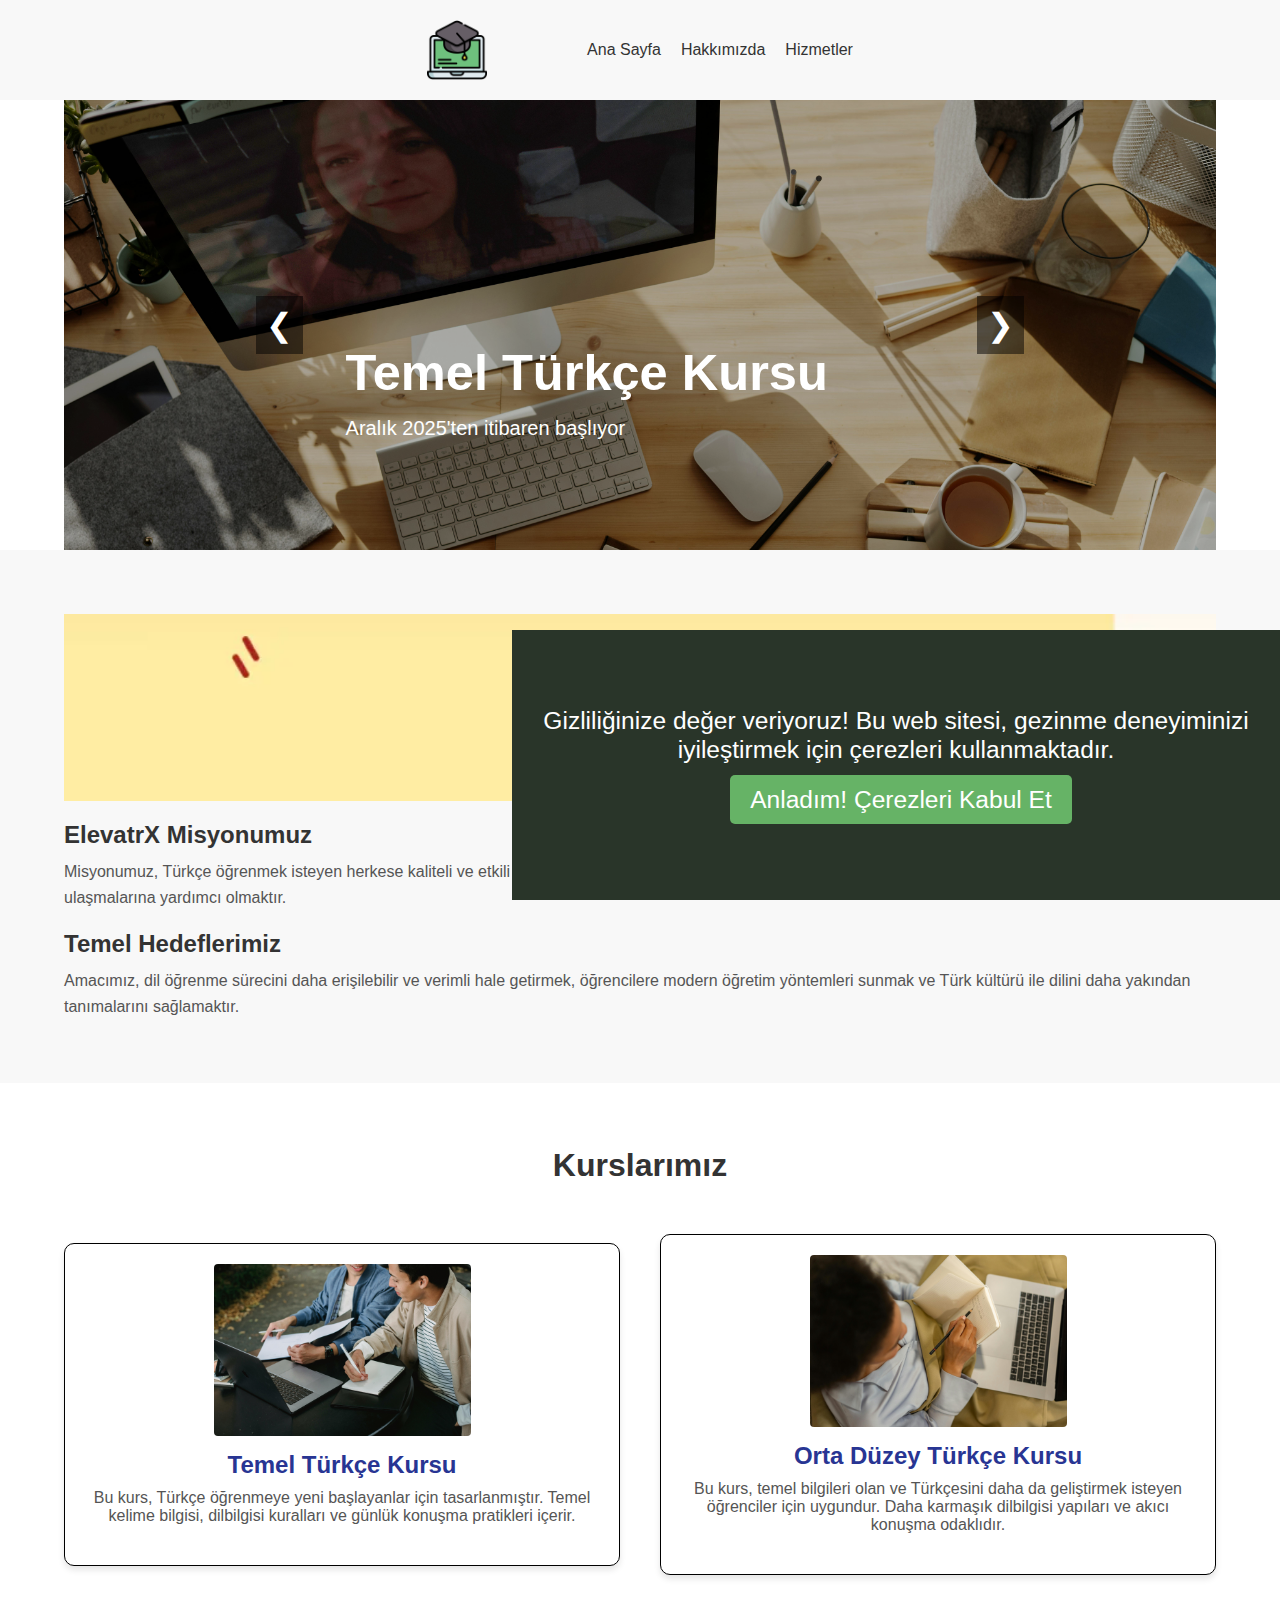
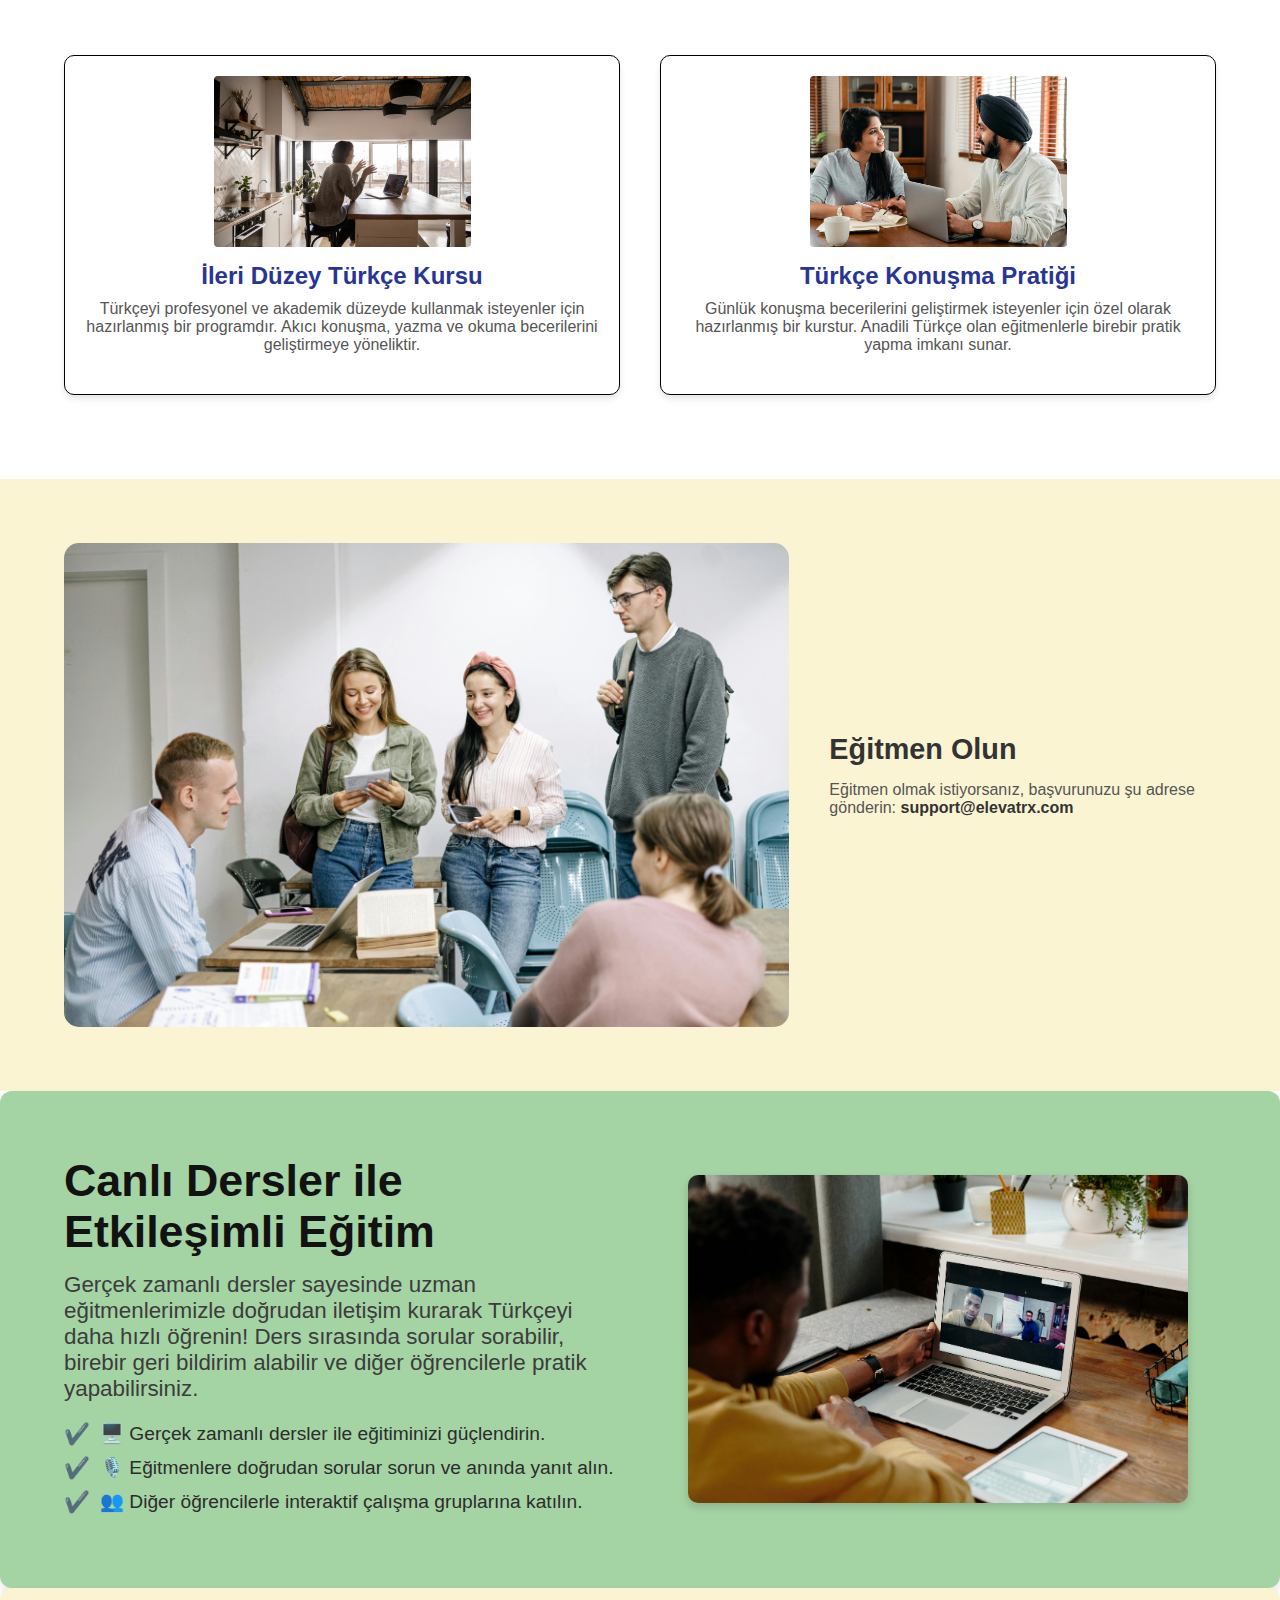
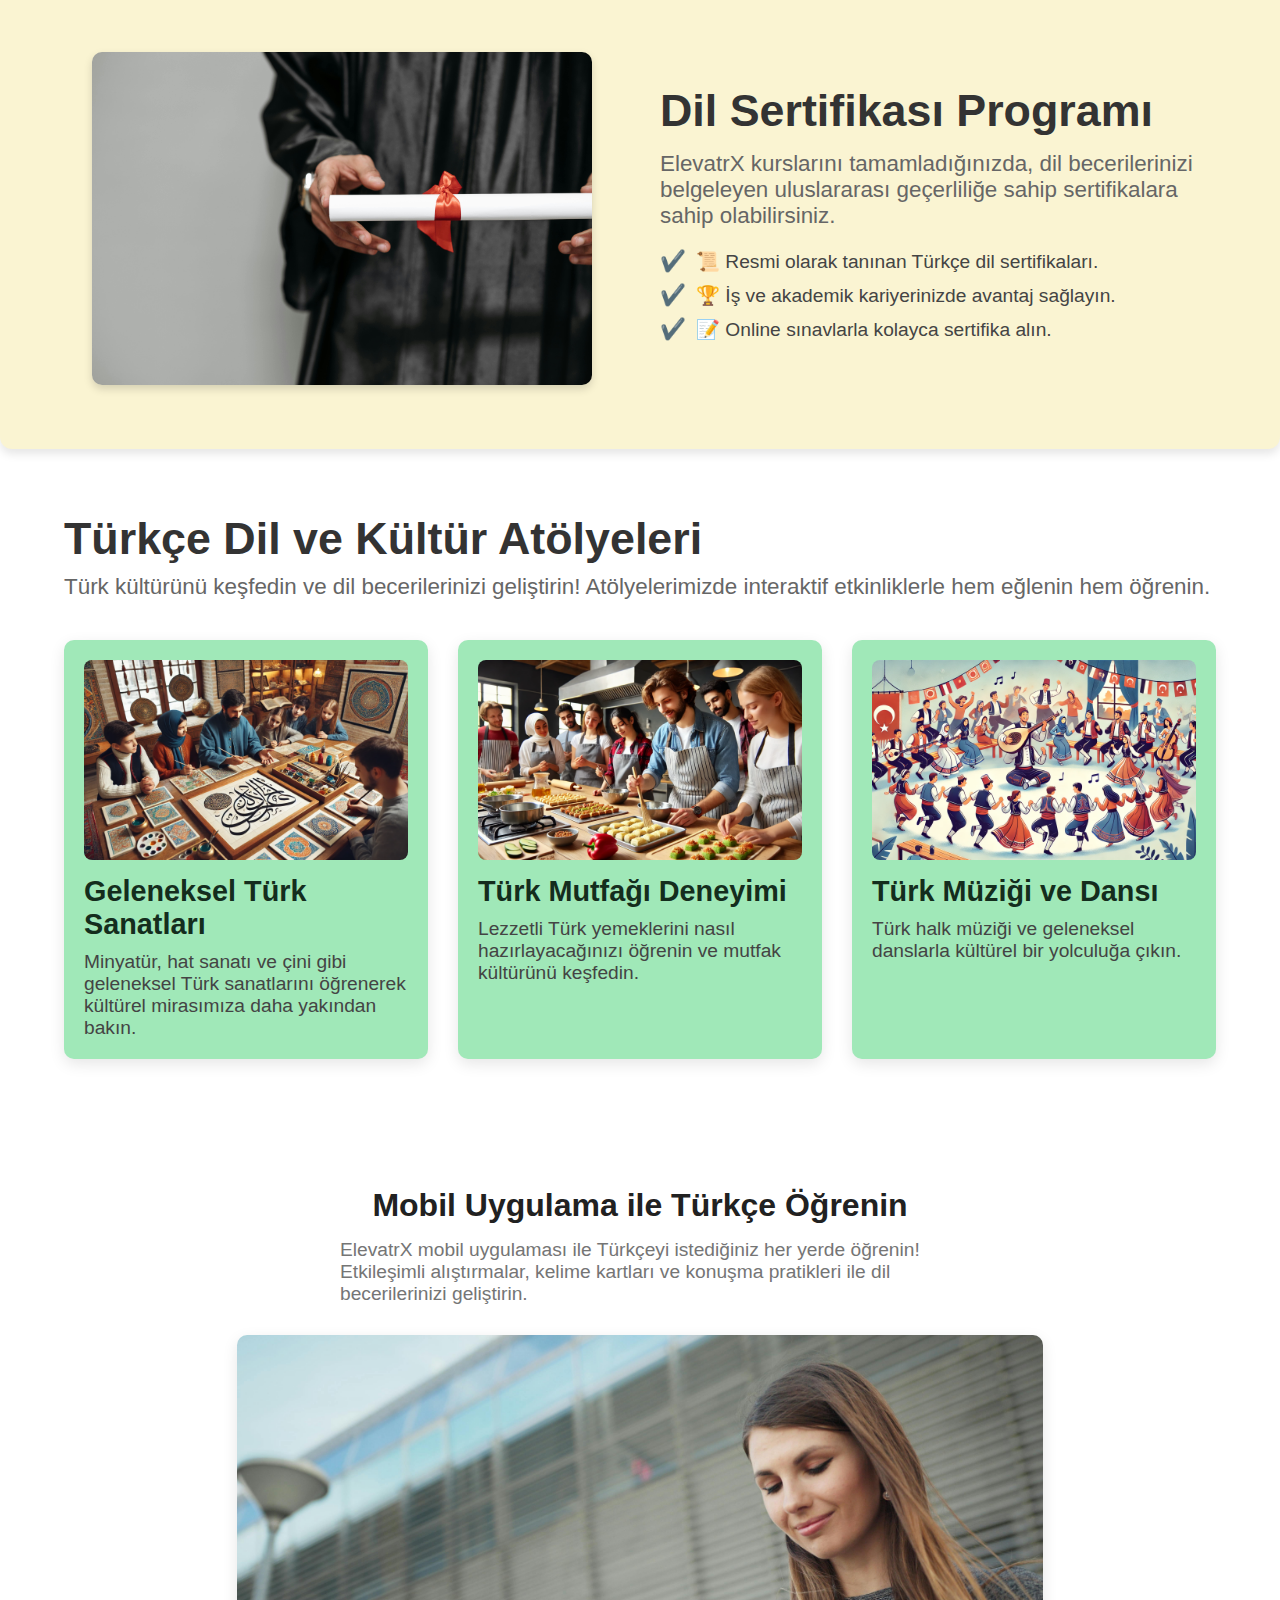
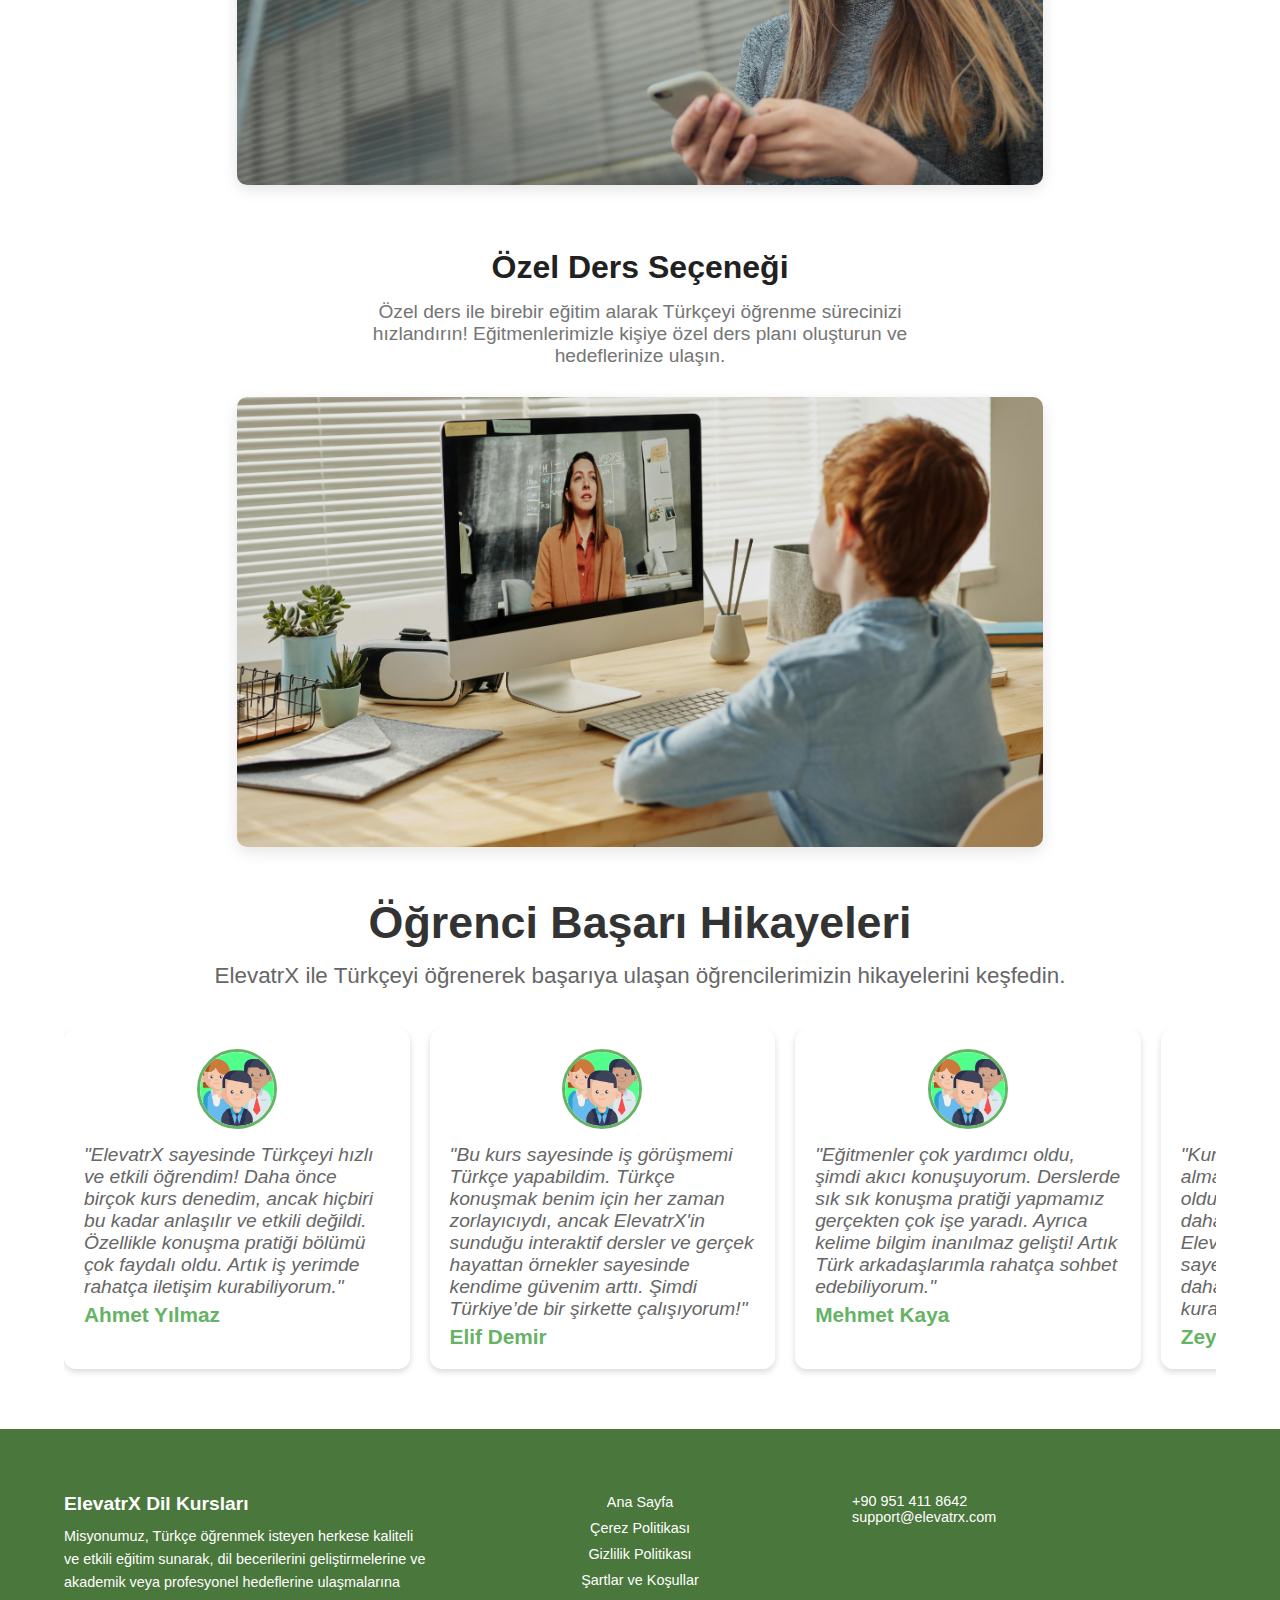
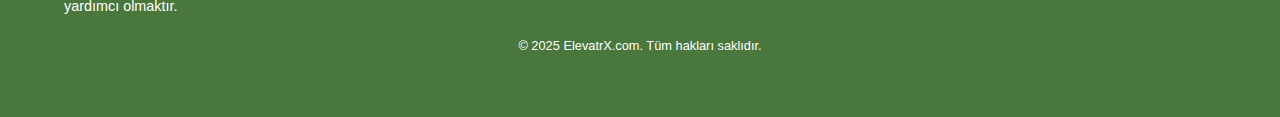
<file: index.html>
<!DOCTYPE html>
<html lang="tr">
  <head>
    <meta charset="UTF-8" />
    <meta name="viewport" content="width=device-width, initial-scale=1.0" />

    <meta
      name="description"
      content="ElevatrX – Her seviyeye uygun çevrimiçi Türkçe kursları. Uzman eğitmenlerimizle Türkçeyi kolay ve etkili bir şekilde öğrenin!"
    />
    <meta
      name="keywords"
      content="Türkçe kursları, çevrimiçi Türkçe eğitimi, Türkçe öğrenme, dil kursları, yabancılar için Türkçe, Türkçe dersleri"
    />
    <meta property="og:title" content="ElevatrX – Çevrimiçi Türkçe Kursları" />
    <meta
      property="og:description"
      content="Türkçeyi uzman eğitmenlerle kolayca öğrenin. Her seviyeye uygun çevrimiçi kurslarımızla dil becerilerinizi geliştirin!"
    />
    <meta property="og:url" content="https://elevatrx.com" />

    <meta name="twitter:card" content="summary_large_image" />
    <meta name="twitter:title" content="ElevatrX – Türkçeyi Kolayca Öğrenin" />
    <meta
      name="twitter:description"
      content="Türkçe öğrenmek hiç bu kadar kolay olmamıştı! Çevrimiçi kurslarımızla dil becerilerinizi geliştirin."
    />

    <title>ElevatrX – Çevrimiçi Türkçe Kursları</title>

    <link rel="alternate" hreflang="tr" href="https://elevatrx.com" />

    <link rel="icon" type="image/png" href="./public/logo.png" />
    <link rel="stylesheet" href="./css/main.css" />

    <script type="application/ld+json">
      {
        "@context": "https://schema.org",
        "@type": "EducationalOrganization",
        "name": "ElevatrX",
        "url": "https://elevatrx.com",
        "description": "ElevatrX – Her seviyeye uygun çevrimiçi Türkçe kursları. Uzman eğitmenlerimizle Türkçeyi kolay ve etkili bir şekilde öğrenin.",
        "contactPoint": {
          "@type": "ContactPoint",
          "telephone": "+90 951 411 8642",
          "contactType": "Öğrenci Destek",
          "areaServed": "TR"
        }
      }
    </script>
  </head>

  <body>
    <header class="header"></header>

    <main class="main-content">
      <section class="hero">
        <div class="slider" id="slider">
          <div class="slide active">
            <img src="./images/hero-img1.jpg" alt="Temel Türkçe Kursu" />
            <div class="slide-content">
              <h2>Temel Türkçe Kursu</h2>
              <p>Aralık 2025'ten itibaren başlıyor</p>
            </div>
          </div>
          <div class="slide">
            <img src="./images/hero-img2.jpg" alt="Konuşma Pratiği Kursları" />
            <div class="slide-content">
              <h2>Konuşma Pratiği Kursları</h2>
              <p>Aralık 2025'ten itibaren başlıyor</p>
            </div>
          </div>
          <div class="slide">
            <img src="./images/hero-img3.jpg" alt="İleri Düzey Türkçe Kursu" />
            <div class="slide-content">
              <h2>İleri Düzey Türkçe Kursu</h2>
              <p>Kasım 2025'ten itibaren başlıyor</p>
            </div>
          </div>
        </div>
        <button class="prev-btn" onclick="prevSlide()">&#10094;</button>
        <button class="next-btn" onclick="nextSlide()">&#10095;</button>
      </section>
      <section class="about-us section">
        <div class="container">
          <div class="about-header">
            <h2 class="section-title">Hakkımızda</h2>
          </div>
          <h3 class="about-heading">ElevatrX Misyonumuz</h3>
          <p>
            Misyonumuz, Türkçe öğrenmek isteyen herkese kaliteli ve etkili
            eğitim sunarak, dil becerilerini geliştirmelerine ve akademik veya
            profesyonel hedeflerine ulaşmalarına yardımcı olmaktır.
          </p>
          <h3 class="about-heading">Temel Hedeflerimiz</h3>
          <p>
            Amacımız, dil öğrenme sürecini daha erişilebilir ve verimli hale
            getirmek, öğrencilere modern öğretim yöntemleri sunmak ve Türk
            kültürü ile dilini daha yakından tanımalarını sağlamaktır.
          </p>
        </div>
      </section>
      <section class="section">
        <div class="container">
          <h2 class="section-title">Kurslarımız</h2>
          <div class="courses-container">
            <div class="course-card">
              <img
                src="./images/img1.jpg"
                alt="Temel Türkçe Kursu"
                class="course-image"
              />
              <h3 class="course-title">Temel Türkçe Kursu</h3>
              <p class="course-description">
                Bu kurs, Türkçe öğrenmeye yeni başlayanlar için tasarlanmıştır.
                Temel kelime bilgisi, dilbilgisi kuralları ve günlük konuşma
                pratikleri içerir.
              </p>
            </div>
            <div class="course-card">
              <img
                src="./images/img2.jpg"
                alt="Orta Düzey Türkçe Kursu"
                class="course-image"
              />
              <h3 class="course-title">Orta Düzey Türkçe Kursu</h3>
              <p class="course-description">
                Bu kurs, temel bilgileri olan ve Türkçesini daha da geliştirmek
                isteyen öğrenciler için uygundur. Daha karmaşık dilbilgisi
                yapıları ve akıcı konuşma odaklıdır.
              </p>
            </div>
            <div class="course-card">
              <img
                src="./images/img3.jpg"
                alt="İleri Düzey Türkçe Kursu"
                class="course-image"
              />
              <h3 class="course-title">İleri Düzey Türkçe Kursu</h3>
              <p class="course-description">
                Türkçeyi profesyonel ve akademik düzeyde kullanmak isteyenler
                için hazırlanmış bir programdır. Akıcı konuşma, yazma ve okuma
                becerilerini geliştirmeye yöneliktir.
              </p>
            </div>
            <div class="course-card">
              <img
                src="./images/img4.jpg"
                alt="Türkçe Konuşma Pratiği"
                class="course-image"
              />
              <h3 class="course-title">Türkçe Konuşma Pratiği</h3>
              <p class="course-description">
                Günlük konuşma becerilerini geliştirmek isteyenler için özel
                olarak hazırlanmış bir kurstur. Anadili Türkçe olan eğitmenlerle
                birebir pratik yapma imkanı sunar.
              </p>
            </div>
          </div>
        </div>
      </section>
      <section class="instructor-section section">
        <div class="container">
          <div class="instructor-content">
            <div class="instructor-image">
              <img src="./images/img5.jpg" alt="Eğitmen Olun" />
            </div>
            <div class="instructor-info">
              <h2 class="instructor-title">Eğitmen Olun</h2>
              <p class="instructor-text">
                Eğitmen olmak istiyorsanız, başvurunuzu şu adrese gönderin:
                <a href="mailto:support@elevatrx.com">support@elevatrx.com</a>
              </p>
            </div>
          </div>
        </div>
      </section>
      <section class="interactive-lessons section">
        <div class="container container-les">
          <div class="lesson-content">
            <h2>Canlı Dersler ile Etkileşimli Eğitim</h2>
            <p>
              Gerçek zamanlı dersler sayesinde uzman eğitmenlerimizle doğrudan
              iletişim kurarak Türkçeyi daha hızlı öğrenin! Ders sırasında
              sorular sorabilir, birebir geri bildirim alabilir ve diğer
              öğrencilerle pratik yapabilirsiniz.
            </p>
            <ul>
              <li>🖥️ Gerçek zamanlı dersler ile eğitiminizi güçlendirin.</li>
              <li>
                🎙️ Eğitmenlere doğrudan sorular sorun ve anında yanıt alın.
              </li>
              <li>
                👥 Diğer öğrencilerle interaktif çalışma gruplarına katılın.
              </li>
            </ul>
          </div>
          <div class="lesson-image">
            <img
              src="./images/virtual-classroom.jpg"
              alt="Virtual classroom with students and teacher discussing Turkish language concepts"
            />
          </div>
        </div>
      </section>
      <section class="certification-program section">
        <div class="container container-certification">
          <div class="certification-image">
            <img
              src="./images/language-certificate.jpg"
              alt="Certificate of completion with a student holding it proudly"
            />
          </div>
          <div class="certification-content">
            <h2>Dil Sertifikası Programı</h2>
            <p>
              ElevatrX kurslarını tamamladığınızda, dil becerilerinizi
              belgeleyen uluslararası geçerliliğe sahip sertifikalara sahip
              olabilirsiniz.
            </p>
            <ul>
              <li>📜 Resmi olarak tanınan Türkçe dil sertifikaları.</li>
              <li>🏆 İş ve akademik kariyerinizde avantaj sağlayın.</li>
              <li>📝 Online sınavlarla kolayca sertifika alın.</li>
            </ul>
          </div>
        </div>
      </section>
      <section class="culture-workshop section">
        <div class="container">
          <div class="workshop-header">
            <h2>Türkçe Dil ve Kültür Atölyeleri</h2>
            <p>
              Türk kültürünü keşfedin ve dil becerilerinizi geliştirin!
              Atölyelerimizde interaktif etkinliklerle hem eğlenin hem öğrenin.
            </p>
          </div>
          <ul class="workshop-grid">
            <li class="workshop-item">
              <img src="./images/item1.webp" alt="Traditional Turkish Arts" />
              <h3>Geleneksel Türk Sanatları</h3>
              <p>
                Minyatür, hat sanatı ve çini gibi geleneksel Türk sanatlarını
                öğrenerek kültürel mirasımıza daha yakından bakın.
              </p>
            </li>
            <li class="workshop-item">
              <img src="./images/item2.webp" alt="Turkish Cuisine Workshop" />
              <h3>Türk Mutfağı Deneyimi</h3>
              <p>
                Lezzetli Türk yemeklerini nasıl hazırlayacağınızı öğrenin ve
                mutfak kültürünü keşfedin.
              </p>
            </li>
            <li class="workshop-item">
              <img src="./images/item3.webp" alt="Turkish Music and Dance" />
              <h3>Türk Müziği ve Dansı</h3>
              <p>
                Türk halk müziği ve geleneksel danslarla kültürel bir yolculuğa
                çıkın.
              </p>
            </li>
          </ul>
        </div>
      </section>
      <section class="mobile-learning section">
        <div class="container">
          <h2>Mobil Uygulama ile Türkçe Öğrenin</h2>
          <p>
            ElevatrX mobil uygulaması ile Türkçeyi istediğiniz her yerde
            öğrenin! Etkileşimli alıştırmalar, kelime kartları ve konuşma
            pratikleri ile dil becerilerinizi geliştirin.
          </p>
          <img
            src="./images/mobile-learning.jpg"
            alt="Person using a mobile app for learning Turkish"
          />
        </div>
      </section>
      <section class="private-lesson">
        <div class="container">
          <h2>Özel Ders Seçeneği</h2>
          <p>
            Özel ders ile birebir eğitim alarak Türkçeyi öğrenme sürecinizi
            hızlandırın! Eğitmenlerimizle kişiye özel ders planı oluşturun ve
            hedeflerinize ulaşın.
          </p>
          <img
            src="./images/private-lesson.jpg"
            alt="One-on-one online Turkish lesson between teacher and student"
          />
        </div>
      </section>
      <section class="success-stories section">
        <div class="container">
          <h2>Öğrenci Başarı Hikayeleri</h2>
          <p>
            ElevatrX ile Türkçeyi öğrenerek başarıya ulaşan öğrencilerimizin
            hikayelerini keşfedin.
          </p>

          <ul class="story-slider">
            <li class="story-card">
              <div class="story-content">
                <img src="./images/user.png" alt="Student success story" />
                <div class="story-text">
                  <p>
                    "ElevatrX sayesinde Türkçeyi hızlı ve etkili öğrendim! Daha
                    önce birçok kurs denedim, ancak hiçbiri bu kadar anlaşılır
                    ve etkili değildi. Özellikle konuşma pratiği bölümü çok
                    faydalı oldu. Artık iş yerimde rahatça iletişim
                    kurabiliyorum."
                  </p>
                  <h4>Ahmet Yılmaz</h4>
                </div>
              </div>
            </li>

            <li class="story-card">
              <div class="story-content">
                <img src="./images/user.png" alt="Student success story" />
                <div class="story-text">
                  <p>
                    "Bu kurs sayesinde iş görüşmemi Türkçe yapabildim. Türkçe
                    konuşmak benim için her zaman zorlayıcıydı, ancak
                    ElevatrX'in sunduğu interaktif dersler ve gerçek hayattan
                    örnekler sayesinde kendime güvenim arttı. Şimdi Türkiye’de
                    bir şirkette çalışıyorum!"
                  </p>
                  <h4>Elif Demir</h4>
                </div>
              </div>
            </li>

            <li class="story-card">
              <div class="story-content">
                <img src="./images/user.png" alt="Student success story" />
                <div class="story-text">
                  <p>
                    "Eğitmenler çok yardımcı oldu, şimdi akıcı konuşuyorum.
                    Derslerde sık sık konuşma pratiği yapmamız gerçekten çok işe
                    yaradı. Ayrıca kelime bilgim inanılmaz gelişti! Artık Türk
                    arkadaşlarımla rahatça sohbet edebiliyorum."
                  </p>
                  <h4>Mehmet Kaya</h4>
                </div>
              </div>
            </li>

            <li class="story-card">
              <div class="story-content">
                <img src="./images/user.png" alt="Student success story" />
                <div class="story-text">
                  <p>
                    "Kurs sayesinde Türkiye'de eğitim almaya başladım. Akademik
                    dilim oldukça gelişti ve sınavlara çok daha rahat
                    hazırlanabiliyorum. ElevatrX'in sunduğu kaynaklar sayesinde
                    makale yazarken çok daha akıcı ve doğru cümleler
                    kurabiliyorum."
                  </p>
                  <h4>Zeynep Arslan</h4>
                </div>
              </div>
            </li>

            <li class="story-card">
              <div class="story-content">
                <img src="./images/user.png" alt="Student success story" />
                <div class="story-text">
                  <p>
                    "Artık iş yerinde Türkçe konuşabiliyorum. Türkiye’de iş
                    bulmak için Türkçe bilmek şarttı ve ElevatrX bu konuda en
                    büyük yardımcım oldu. Kurslar sadece dil öğrenmeyi değil,
                    aynı zamanda iş ortamında nasıl iletişim kurulacağını da
                    öğretiyor."
                  </p>
                  <h4>Mustafa Çelik</h4>
                </div>
              </div>
            </li>

            <li class="story-card">
              <div class="story-content">
                <img src="./images/user.png" alt="Student success story" />
                <div class="story-text">
                  <p>
                    "Türk kültürünü ve dilini çok daha iyi anlıyorum.
                    ElevatrX'in derslerinde sadece dil öğrenmekle kalmadım, aynı
                    zamanda Türk kültürü hakkında çok şey öğrendim. Artık
                    Türkiye’ye seyahat ederken çok daha rahat hissediyorum."
                  </p>
                  <h4>Selin Kurt</h4>
                </div>
              </div>
            </li>
          </ul>
        </div>
      </section>
    </main>
    <footer class="section footer"></footer>

    <div id="cookie-banner" class="cookie-banner">
      <p>
        Gizliliğinize değer veriyoruz! Bu web sitesi, gezinme deneyiminizi
        iyileştirmek için çerezleri kullanmaktadır.
      </p>
      <button id="accept-cookies">
        <p>Anladım! Çerezleri Kabul Et</p>
      </button>
    </div>

    <script src="./js/builder.js"></script>
    <script src="./js/slider.js"></script>
    <script src="./js/cookies.js"></script>
  </body>
</html>
</file>
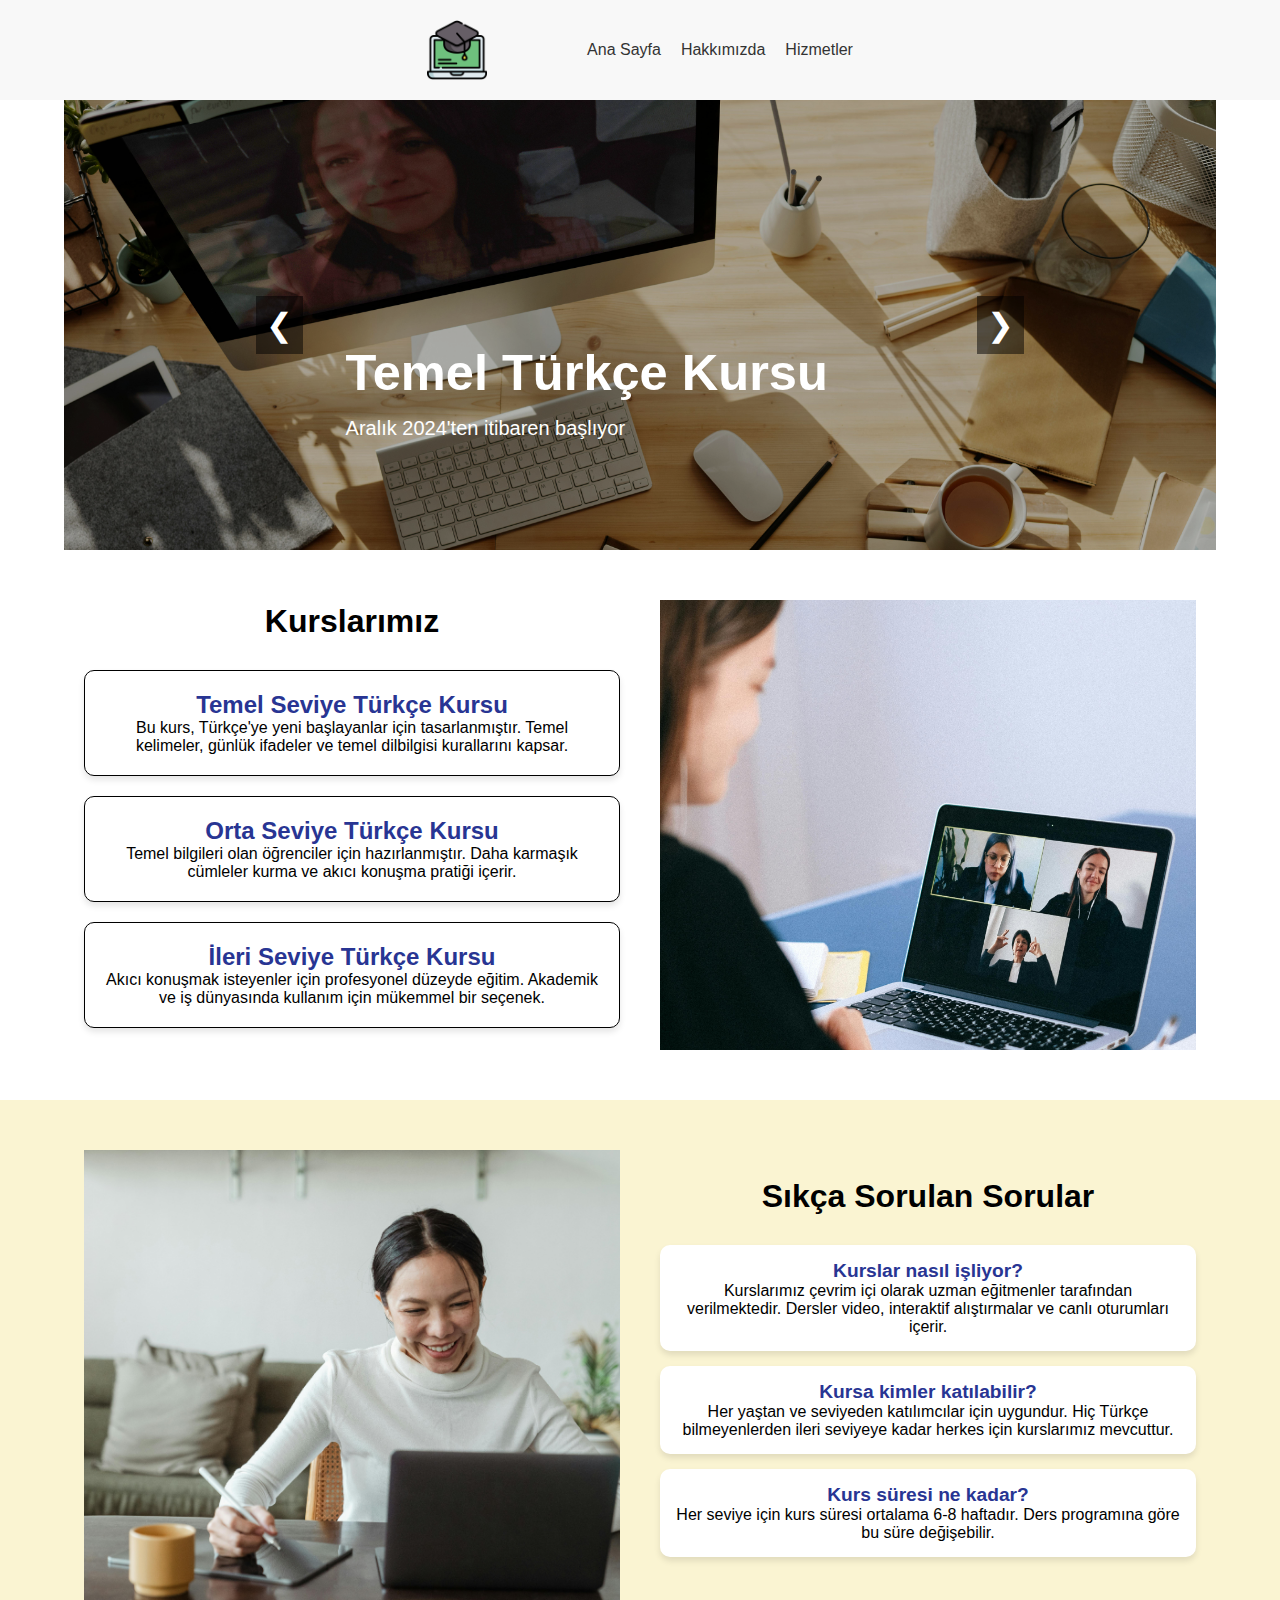
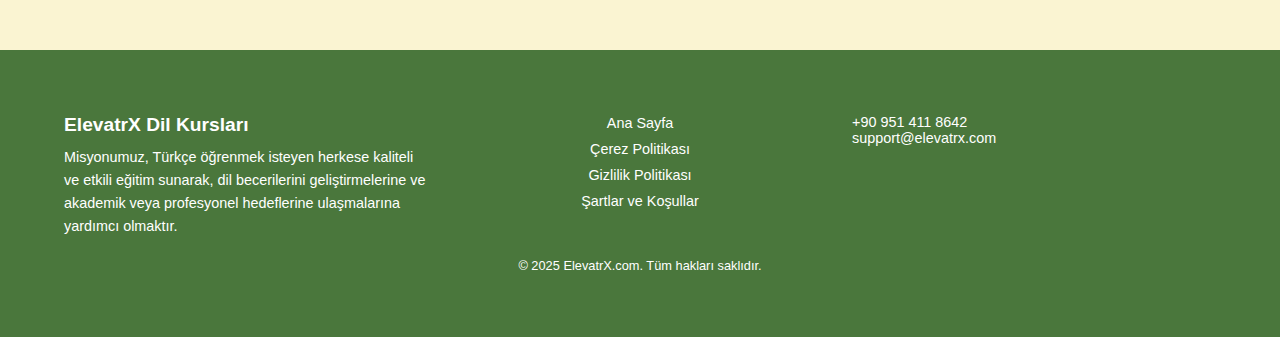
<file: about.html>
<!DOCTYPE html>
<html lang="tr">
  <head>
    <meta charset="UTF-8" />
    <meta name="viewport" content="width=device-width, initial-scale=1.0" />

    <meta
      name="description"
      content="ElevatrX – Türkçe öğrenmenin en etkili yolu! Yenilikçi eğitim yöntemlerimizle dil becerilerinizi geliştirin ve hedeflerinize ulaşın."
    />
    <title>ElevatrX – Hakkımızda | Türkçe Öğrenmenin En Etkili Yolu</title>

    <link rel="icon" type="image/png" href="./public/logo.png" />
    <link rel="stylesheet" href="./css/main.css" />
  </head>

  <body>
    <header class="header"></header>

    <main>
      <section class="hero">
        <div class="slider" id="slider">
          <div class="slide active">
            <img src="./images/hero-img1.jpg" alt="Temel Türkçe Kursu" />
            <div class="slide-content">
              <h2>Temel Türkçe Kursu</h2>
              <p>Aralık 2024'ten itibaren başlıyor</p>
            </div>
          </div>
          <div class="slide">
            <img src="./images/hero-img2.jpg" alt="Konuşma Pratiği Kursları" />
            <div class="slide-content">
              <h2>Konuşma Pratiği Kursları</h2>
              <p>Aralık 2024'ten itibaren başlıyor</p>
            </div>
          </div>
          <div class="slide">
            <img src="./images/hero-img3.jpg" alt="İleri Düzey Türkçe Kursu" />
            <div class="slide-content">
              <h2>İleri Düzey Türkçe Kursu</h2>
              <p>Kasım 2024'ten itibaren başlıyor</p>
            </div>
          </div>
        </div>
        <button class="prev-btn" onclick="prevSlide()">&#10094;</button>
        <button class="next-btn" onclick="nextSlide()">&#10095;</button>
      </section>
      <section class="courses-section">
        <div class="container courses-container">
          <div>
            <h2>Kurslarımız</h2>
            <div class="course-card">
              <h3>Temel Seviye Türkçe Kursu</h3>
              <p>
                Bu kurs, Türkçe'ye yeni başlayanlar için tasarlanmıştır. Temel
                kelimeler, günlük ifadeler ve temel dilbilgisi kurallarını
                kapsar.
              </p>
            </div>
            <div class="course-card">
              <h3>Orta Seviye Türkçe Kursu</h3>
              <p>
                Temel bilgileri olan öğrenciler için hazırlanmıştır. Daha
                karmaşık cümleler kurma ve akıcı konuşma pratiği içerir.
              </p>
            </div>
            <div class="course-card">
              <h3>İleri Seviye Türkçe Kursu</h3>
              <p>
                Akıcı konuşmak isteyenler için profesyonel düzeyde eğitim.
                Akademik ve iş dünyasında kullanım için mükemmel bir seçenek.
              </p>
            </div>
          </div>
          <img
            src="./images/about-page.jpg"
            alt="Temel Seviye Türkçe Kursu"
            class="course-img"
          />
        </div>
      </section>

      <section class="faq-section">
        <div class="container courses-container">
          <img
            src="./images/about-page1.jpg"
            alt="Temel Seviye Türkçe Kursu"
            class="course-img"
          />
          <div>
            <h2>Sıkça Sorulan Sorular</h2>
            <div class="faq">
              <h3>Kurslar nasıl işliyor?</h3>
              <p>
                Kurslarımız çevrim içi olarak uzman eğitmenler tarafından
                verilmektedir. Dersler video, interaktif alıştırmalar ve canlı
                oturumları içerir.
              </p>
            </div>
            <div class="faq">
              <h3>Kursa kimler katılabilir?</h3>
              <p>
                Her yaştan ve seviyeden katılımcılar için uygundur. Hiç Türkçe
                bilmeyenlerden ileri seviyeye kadar herkes için kurslarımız
                mevcuttur.
              </p>
            </div>
            <div class="faq">
              <h3>Kurs süresi ne kadar?</h3>
              <p>
                Her seviye için kurs süresi ortalama 6-8 haftadır. Ders
                programına göre bu süre değişebilir.
              </p>
            </div>
          </div>
        </div>
      </section>
    </main>

    <footer class="footer section"></footer>

    <script src="./js/builder.js"></script>
    <script src="./js/slider.js"></script>
  </body>
</html>
</file>
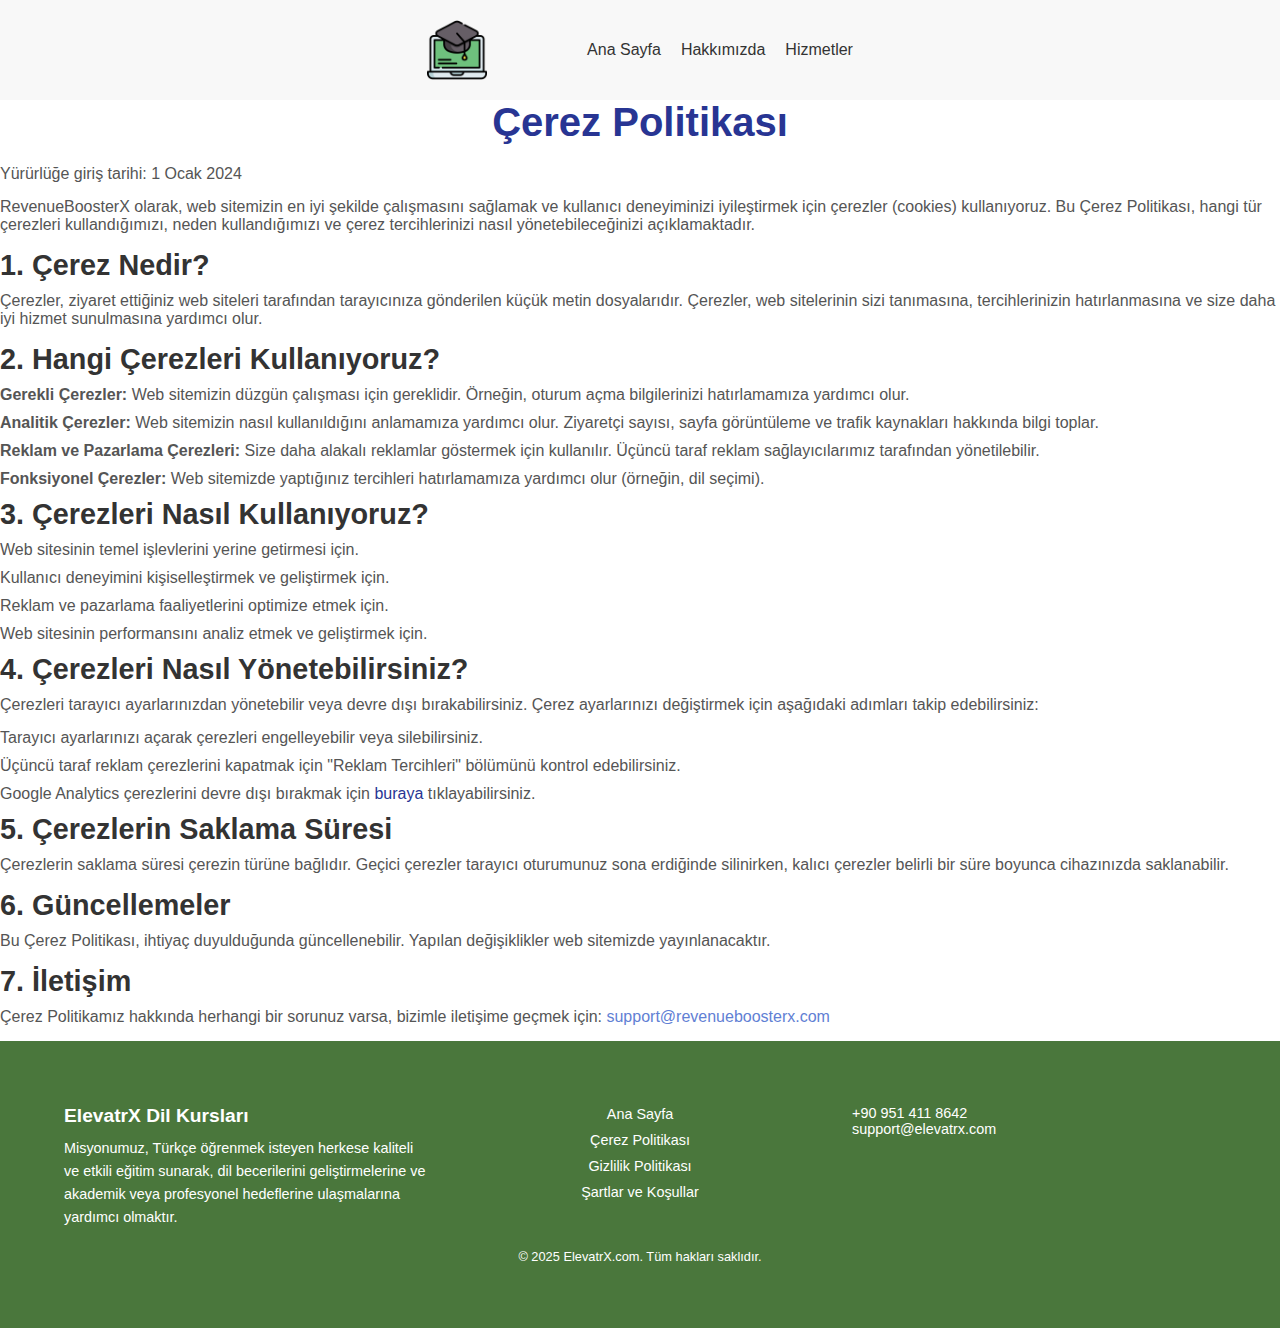
<file: cookies.html>
<!DOCTYPE html>
<html lang="tr">
  <head>
    <meta charset="UTF-8" />
    <meta name="viewport" content="width=device-width, initial-scale=1.0" />

    <meta
      name="description"
      content="RevenueBoosterX – Çerez politikamız hakkında bilgi edinin ve web sitemizdeki çerezlerin nasıl kullanıldığını öğrenin. Deneyiminizi kişiselleştirmek için çerezleri nasıl yönetebileceğinizi keşfedin."
    />
    <title>RevenueBoosterX – Çerez Politikası | Kişisel Veri Güvenliği</title>

    <link rel="icon" type="image/png" href="./public/logo.png" />
    <link rel="stylesheet" href="./css/main.css" />
  </head>

  <body>
    <header class="header"></header>
    
    <main class="padding">
      <section class="other-section">
        <h1 class="other-title">Çerez Politikası</h1>
        <p class="other-text">Yürürlüğe giriş tarihi: 1 Ocak 2024</p>

        <p class="other-text">
          RevenueBoosterX olarak, web sitemizin en iyi şekilde çalışmasını
          sağlamak ve kullanıcı deneyiminizi iyileştirmek için çerezler
          (cookies) kullanıyoruz. Bu Çerez Politikası, hangi tür çerezleri
          kullandığımızı, neden kullandığımızı ve çerez tercihlerinizi nasıl
          yönetebileceğinizi açıklamaktadır.
        </p>

        <h2 class="other-subtitle">1. Çerez Nedir?</h2>
        <p class="other-subtext">
          Çerezler, ziyaret ettiğiniz web siteleri tarafından tarayıcınıza
          gönderilen küçük metin dosyalarıdır. Çerezler, web sitelerinin sizi
          tanımasına, tercihlerinizin hatırlanmasına ve size daha iyi hizmet
          sunulmasına yardımcı olur.
        </p>

        <h2 class="other-subtitle">2. Hangi Çerezleri Kullanıyoruz?</h2>
        <ul class="other-list">
          <li>
            <strong>Gerekli Çerezler:</strong> Web sitemizin düzgün çalışması
            için gereklidir. Örneğin, oturum açma bilgilerinizi hatırlamamıza
            yardımcı olur.
          </li>
          <li>
            <strong>Analitik Çerezler:</strong> Web sitemizin nasıl
            kullanıldığını anlamamıza yardımcı olur. Ziyaretçi sayısı, sayfa
            görüntüleme ve trafik kaynakları hakkında bilgi toplar.
          </li>
          <li>
            <strong>Reklam ve Pazarlama Çerezleri:</strong> Size daha alakalı
            reklamlar göstermek için kullanılır. Üçüncü taraf reklam
            sağlayıcılarımız tarafından yönetilebilir.
          </li>
          <li>
            <strong>Fonksiyonel Çerezler:</strong> Web sitemizde yaptığınız
            tercihleri hatırlamamıza yardımcı olur (örneğin, dil seçimi).
          </li>
        </ul>

        <h2 class="other-subtitle">3. Çerezleri Nasıl Kullanıyoruz?</h2>
        <ul class="other-list">
          <li>Web sitesinin temel işlevlerini yerine getirmesi için.</li>
          <li>Kullanıcı deneyimini kişiselleştirmek ve geliştirmek için.</li>
          <li>Reklam ve pazarlama faaliyetlerini optimize etmek için.</li>
          <li>Web sitesinin performansını analiz etmek ve geliştirmek için.</li>
        </ul>

        <h2 class="other-subtitle">4. Çerezleri Nasıl Yönetebilirsiniz?</h2>
        <p class="other-subtext">
          Çerezleri tarayıcı ayarlarınızdan yönetebilir veya devre dışı
          bırakabilirsiniz. Çerez ayarlarınızı değiştirmek için aşağıdaki
          adımları takip edebilirsiniz:
        </p>
        <ul class="other-list">
          <li>
            Tarayıcı ayarlarınızı açarak çerezleri engelleyebilir veya
            silebilirsiniz.
          </li>
          <li>
            Üçüncü taraf reklam çerezlerini kapatmak için "Reklam Tercihleri"
            bölümünü kontrol edebilirsiniz.
          </li>
          <li>
            Google Analytics çerezlerini devre dışı bırakmak için
            <a href="https://tools.google.com/dlpage/gaoptout" target="_blank"
              >buraya</a
            >
            tıklayabilirsiniz.
          </li>
        </ul>

        <h2 class="other-subtitle">5. Çerezlerin Saklama Süresi</h2>
        <p class="other-subtext">
          Çerezlerin saklama süresi çerezin türüne bağlıdır. Geçici çerezler
          tarayıcı oturumunuz sona erdiğinde silinirken, kalıcı çerezler belirli
          bir süre boyunca cihazınızda saklanabilir.
        </p>

        <h2 class="other-subtitle">6. Güncellemeler</h2>
        <p class="other-subtext">
          Bu Çerez Politikası, ihtiyaç duyulduğunda güncellenebilir. Yapılan
          değişiklikler web sitemizde yayınlanacaktır.
        </p>

        <h2 class="other-subtitle">7. İletişim</h2>
        <p class="other-text">
          Çerez Politikamız hakkında herhangi bir sorunuz varsa, bizimle
          iletişime geçmek için:
          <a
            href="mailto:support@revenueboosterx.com"
            style="color: rgb(97, 128, 212)"
          >
            support@revenueboosterx.com
          </a>
        </p>
      </section>
    </main>

    <footer class="section footer"></footer>

    <script src="./js/builder.js"></script>
    <script src="./js/mobile-menu.js"></script>
  </body>
</html>
</file>
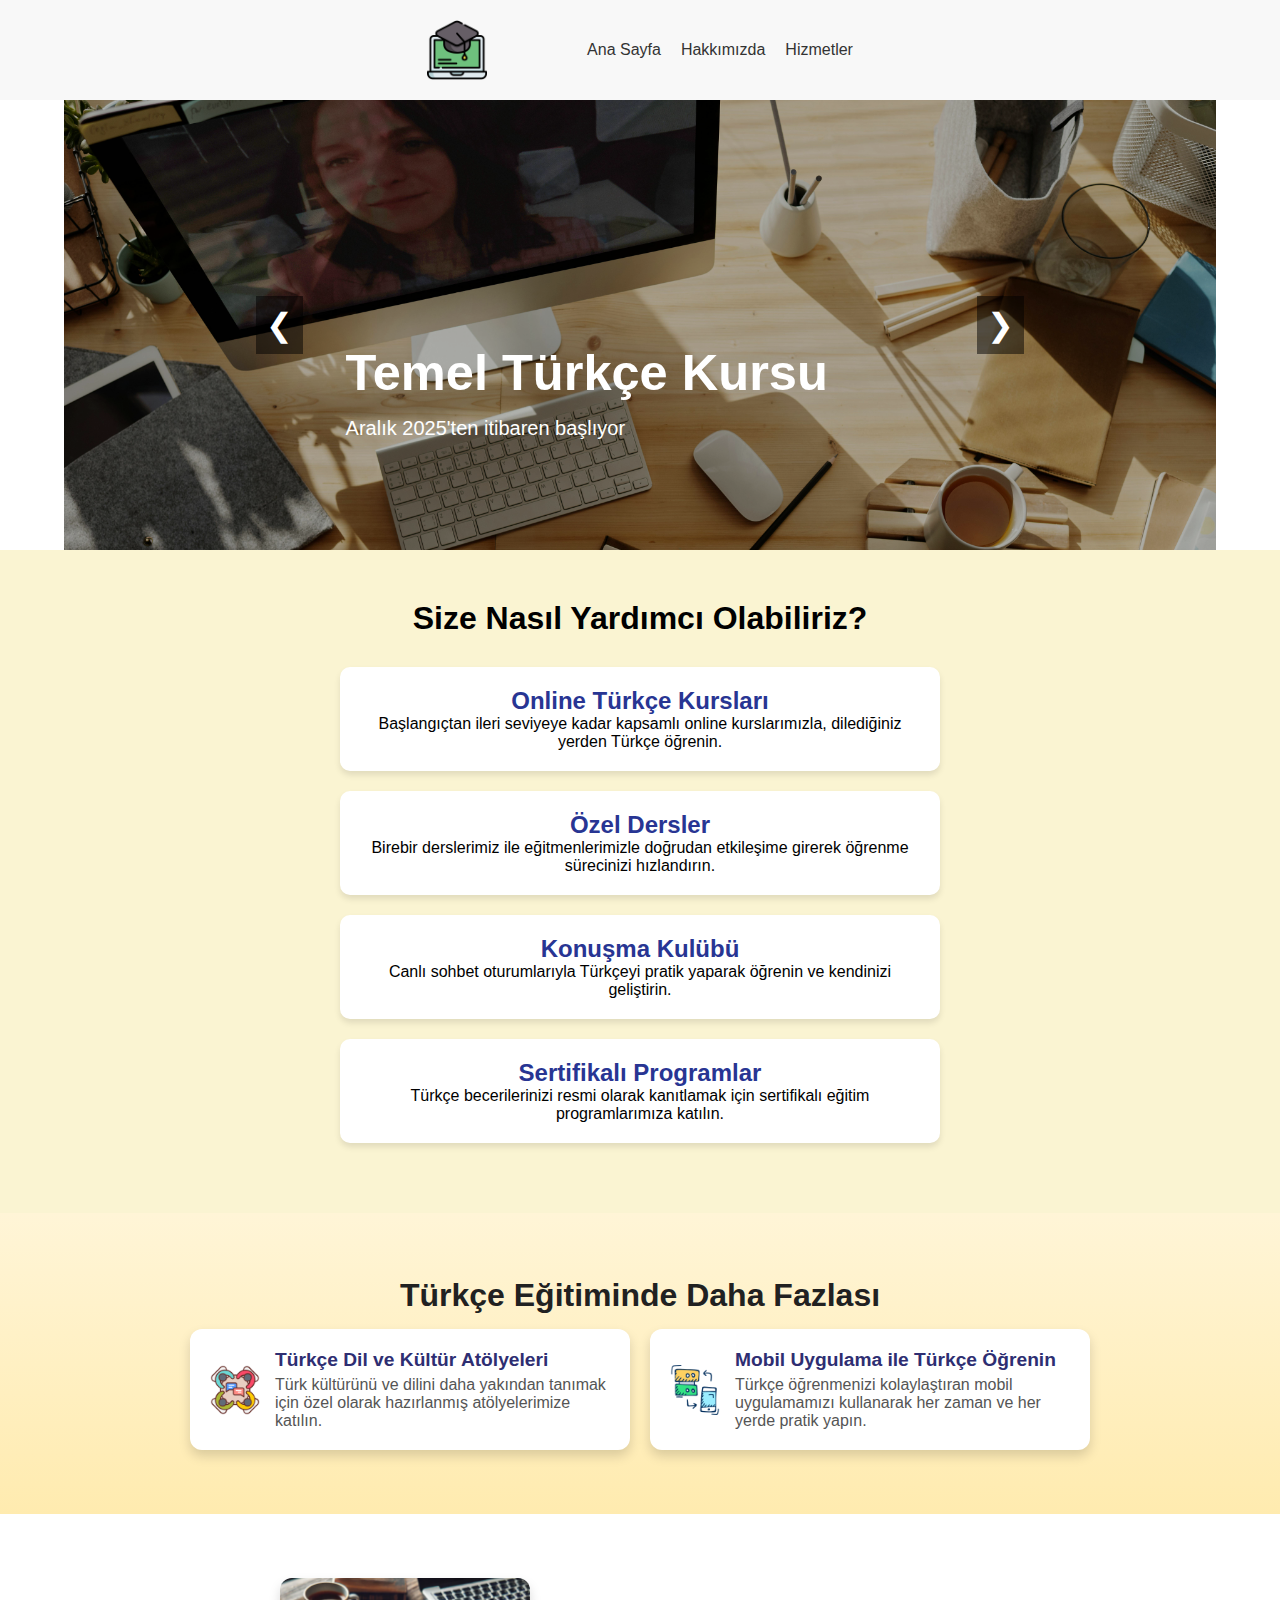
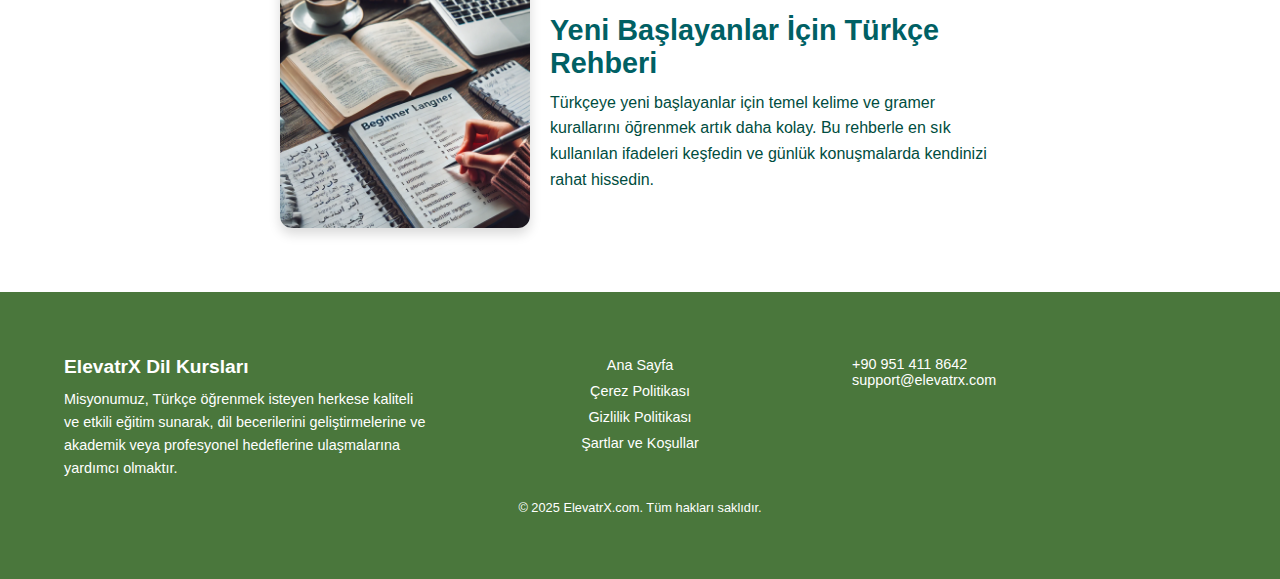
<file: hizmetler.html>
<!DOCTYPE html>
<html lang="tr">
  <head>
    <meta charset="UTF-8" />
    <meta name="viewport" content="width=device-width, initial-scale=1.0" />

    <meta
      name="description"
      content="ElevatrX – Hizmetlerimiz! Türkçe kursları, özel dersler, dil pratiği ve profesyonel eğitim danışmanlığı sunuyoruz."
    />
    <title>ElevatrX – Hizmetler | Türkçe Kursları ve Dil Eğitimi</title>

    <link rel="icon" type="image/png" href="./public/logo.png" />
    <link rel="stylesheet" href="./css/main.css" />
  </head>

  <body>
    <header class="header"></header>

    <main>
      <section class="hero">
        <div class="slider" id="slider">
          <div class="slide active">
            <img src="./images/hero-img1.jpg" alt="Temel Türkçe Kursu" />
            <div class="slide-content">
              <h2>Temel Türkçe Kursu</h2>
              <p>Aralık 2025'ten itibaren başlıyor</p>
            </div>
          </div>
          <div class="slide">
            <img src="./images/hero-img2.jpg" alt="Konuşma Pratiği Kursları" />
            <div class="slide-content">
              <h2>Konuşma Pratiği Kursları</h2>
              <p>Aralık 2025'ten itibaren başlıyor</p>
            </div>
          </div>
          <div class="slide">
            <img src="./images/hero-img3.jpg" alt="İleri Düzey Türkçe Kursu" />
            <div class="slide-content">
              <h2>İleri Düzey Türkçe Kursu</h2>
              <p>Kasım 2025'ten itibaren başlıyor</p>
            </div>
          </div>
        </div>
        <button class="prev-btn" onclick="prevSlide()">&#10094;</button>
        <button class="next-btn" onclick="nextSlide()">&#10095;</button>
      </section>
      <section class="services-section">
        <div class="container">
          <h2>Size Nasıl Yardımcı Olabiliriz?</h2>

          <div class="service-card">
            <h3>Online Türkçe Kursları</h3>
            <p>
              Başlangıçtan ileri seviyeye kadar kapsamlı online kurslarımızla,
              dilediğiniz yerden Türkçe öğrenin.
            </p>
          </div>

          <div class="service-card">
            <h3>Özel Dersler</h3>
            <p>
              Birebir derslerimiz ile eğitmenlerimizle doğrudan etkileşime
              girerek öğrenme sürecinizi hızlandırın.
            </p>
          </div>

          <div class="service-card">
            <h3>Konuşma Kulübü</h3>
            <p>
              Canlı sohbet oturumlarıyla Türkçeyi pratik yaparak öğrenin ve
              kendinizi geliştirin.
            </p>
          </div>

          <div class="service-card">
            <h3>Sertifikalı Programlar</h3>
            <p>
              Türkçe becerilerinizi resmi olarak kanıtlamak için sertifikalı
              eğitim programlarımıza katılın.
            </p>
          </div>
        </div>
      </section>
      <section class="advanced-service-section section">
        <div class="container">
          <h2>Türkçe Eğitiminde Daha Fazlası</h2>
          <ul class="advanced-service-container">
            <li class="advanced-service-box">
              <img
                src="./images/workshop-icon.png"
                alt="Workshop Icon"
                class="advanced-service-icon"
              />
              <div class="advanced-service-text">
                <h3>Türkçe Dil ve Kültür Atölyeleri</h3>
                <p>
                  Türk kültürünü ve dilini daha yakından tanımak için özel
                  olarak hazırlanmış atölyelerimize katılın.
                </p>
              </div>
            </li>

            <li class="advanced-service-box">
              <img
                src="./images/mobile-app-icon.png"
                alt="Mobile Learning Icon"
                class="advanced-service-icon"
              />
              <div class="advanced-service-text">
                <h3>Mobil Uygulama ile Türkçe Öğrenin</h3>
                <p>
                  Türkçe öğrenmenizi kolaylaştıran mobil uygulamamızı kullanarak
                  her zaman ve her yerde pratik yapın.
                </p>
              </div>
            </li>
          </ul>
        </div>
      </section>
      <section class="beginner-guide section">
        <div class="container beginner-container">
          <img
            src="./images/beginner-guide.webp"
            alt="Turkish language guide for beginners"
            class="beginner-image"
          />
          <div class="beginner-text">
            <h2>Yeni Başlayanlar İçin Türkçe Rehberi</h2>
            <p>
              Türkçeye yeni başlayanlar için temel kelime ve gramer kurallarını
              öğrenmek artık daha kolay. Bu rehberle en sık kullanılan ifadeleri
              keşfedin ve günlük konuşmalarda kendinizi rahat hissedin.
            </p>
          </div>
        </div>
      </section>
    </main>

    <footer class="footer section"></footer>

    <script src="./js/builder.js"></script>
    <script src="./js/slider.js"></script>
  </body>
</html>
</file>
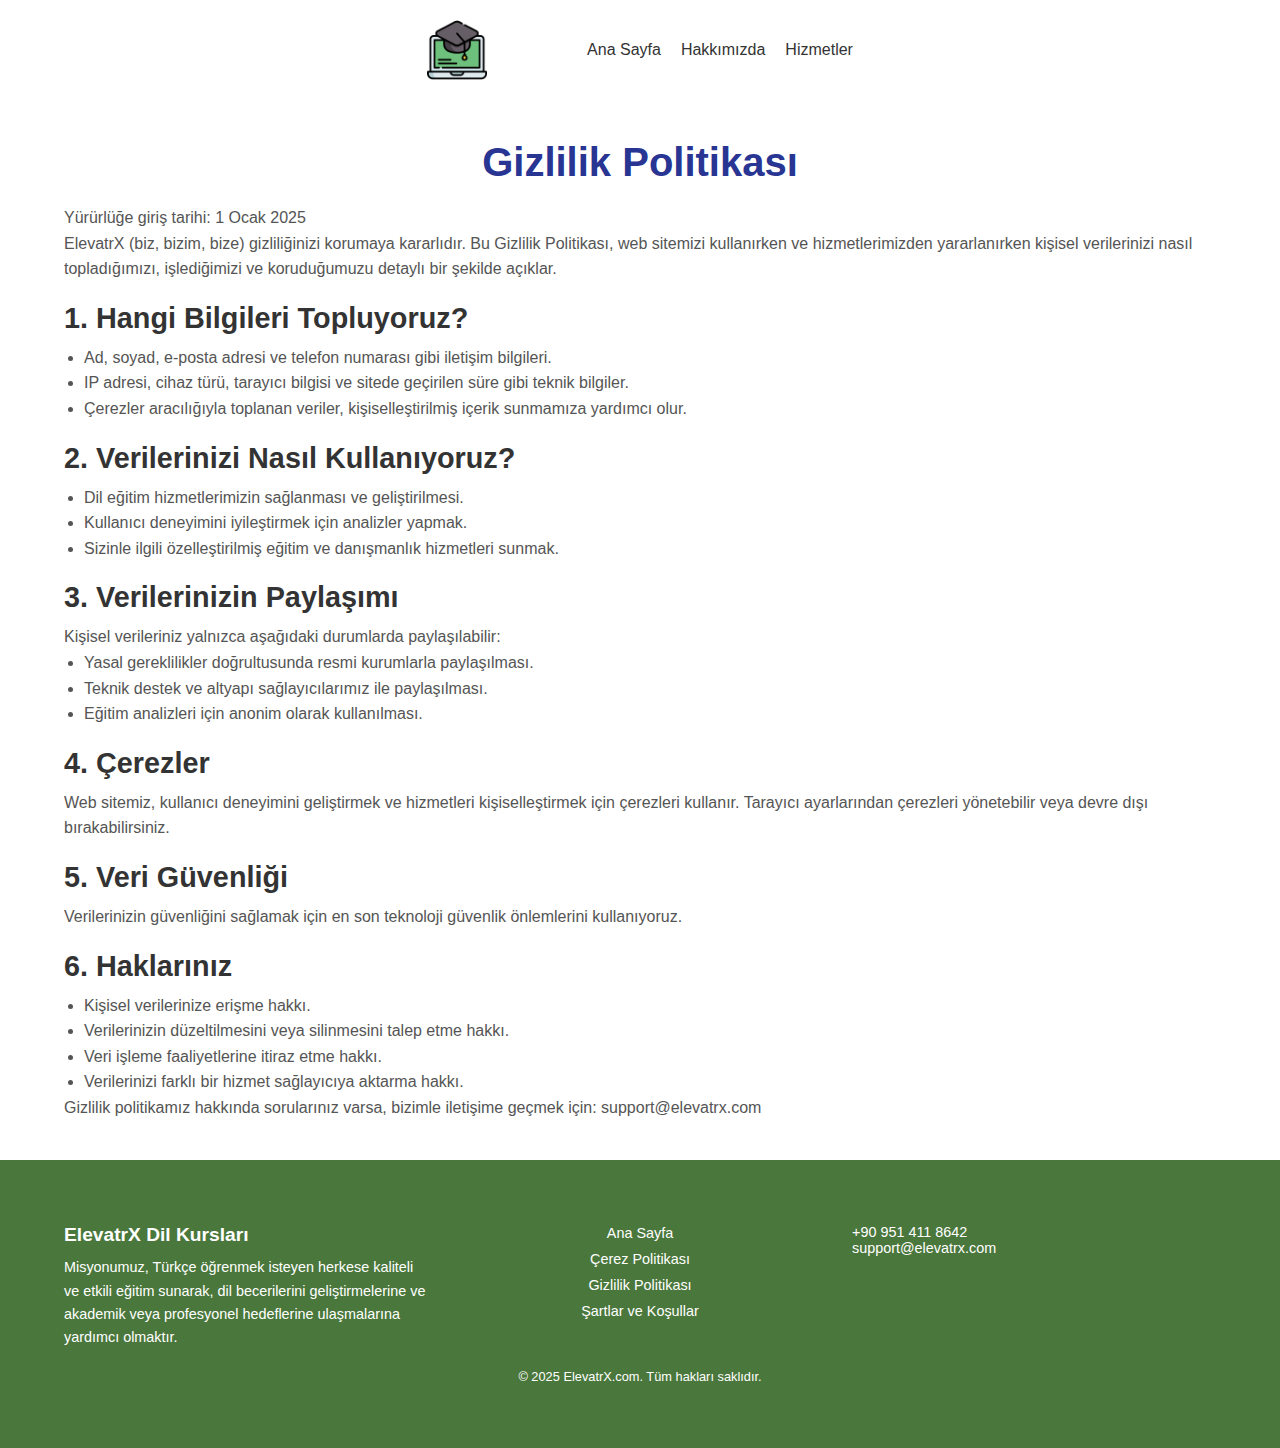
<file: privacy-policy.html>
<!DOCTYPE html>
<html lang="tr">
  <head>
    <meta charset="UTF-8" />
    <meta name="viewport" content="width=device-width, initial-scale=1.0" />

    <meta
      name="description"
      content="ElevatrX – Gizlilik politikamız hakkında bilgi edinin ve verilerinizin nasıl korunduğunu öğrenin. Kişisel bilgileriniz bizimle güvende!"
    />
    <title>ElevatrX – Gizlilik Politikası | Verileriniz Güvende</title>

    <link rel="icon" type="image/png" href="./public/logo.png" />
    <link rel="stylesheet" href="./css/main.css" />
  </head>

  <body>
    <header
      class="header"
      style="background-color: var(--secondory-color)"
    ></header>

    <main class="padding">
      <div class="container">
        <section class="privacy-policy">
          <h1>Gizlilik Politikası</h1>
          <p>Yürürlüğe giriş tarihi: 1 Ocak 2025</p>

          <p>
            ElevatrX (biz, bizim, bize) gizliliğinizi korumaya kararlıdır. Bu
            Gizlilik Politikası, web sitemizi kullanırken ve hizmetlerimizden
            yararlanırken kişisel verilerinizi nasıl topladığımızı, işlediğimizi
            ve koruduğumuzu detaylı bir şekilde açıklar.
          </p>

          <div class="policy-section">
            <h2>1. Hangi Bilgileri Topluyoruz?</h2>
            <ul>
              <li>
                Ad, soyad, e-posta adresi ve telefon numarası gibi iletişim
                bilgileri.
              </li>
              <li>
                IP adresi, cihaz türü, tarayıcı bilgisi ve sitede geçirilen süre
                gibi teknik bilgiler.
              </li>
              <li>
                Çerezler aracılığıyla toplanan veriler, kişiselleştirilmiş
                içerik sunmamıza yardımcı olur.
              </li>
            </ul>
          </div>

          <div class="policy-section">
            <h2>2. Verilerinizi Nasıl Kullanıyoruz?</h2>
            <ul>
              <li>Dil eğitim hizmetlerimizin sağlanması ve geliştirilmesi.</li>
              <li>Kullanıcı deneyimini iyileştirmek için analizler yapmak.</li>
              <li>
                Sizinle ilgili özelleştirilmiş eğitim ve danışmanlık hizmetleri
                sunmak.
              </li>
            </ul>
          </div>

          <div class="policy-section">
            <h2>3. Verilerinizin Paylaşımı</h2>
            <p>
              Kişisel verileriniz yalnızca aşağıdaki durumlarda paylaşılabilir:
            </p>
            <ul>
              <li>
                Yasal gereklilikler doğrultusunda resmi kurumlarla paylaşılması.
              </li>
              <li>
                Teknik destek ve altyapı sağlayıcılarımız ile paylaşılması.
              </li>
              <li>Eğitim analizleri için anonim olarak kullanılması.</li>
            </ul>
          </div>

          <div class="policy-section">
            <h2>4. Çerezler</h2>
            <p>
              Web sitemiz, kullanıcı deneyimini geliştirmek ve hizmetleri
              kişiselleştirmek için çerezleri kullanır. Tarayıcı ayarlarından
              çerezleri yönetebilir veya devre dışı bırakabilirsiniz.
            </p>
          </div>

          <div class="policy-section">
            <h2>5. Veri Güvenliği</h2>
            <p>
              Verilerinizin güvenliğini sağlamak için en son teknoloji güvenlik
              önlemlerini kullanıyoruz.
            </p>
          </div>

          <div class="policy-section">
            <h2>6. Haklarınız</h2>
            <ul>
              <li>Kişisel verilerinize erişme hakkı.</li>
              <li>
                Verilerinizin düzeltilmesini veya silinmesini talep etme hakkı.
              </li>
              <li>Veri işleme faaliyetlerine itiraz etme hakkı.</li>
              <li>Verilerinizi farklı bir hizmet sağlayıcıya aktarma hakkı.</li>
            </ul>
          </div>

          <p>
            Gizlilik politikamız hakkında sorularınız varsa, bizimle iletişime
            geçmek için:
            <a href="mailto:support@elevatrx.com">support@elevatrx.com</a>
          </p>
        </section>
      </div>
    </main>

    <footer class="footer section"></footer>

    <script src="./js/builder.js"></script>
  </body>
</html>
</file>
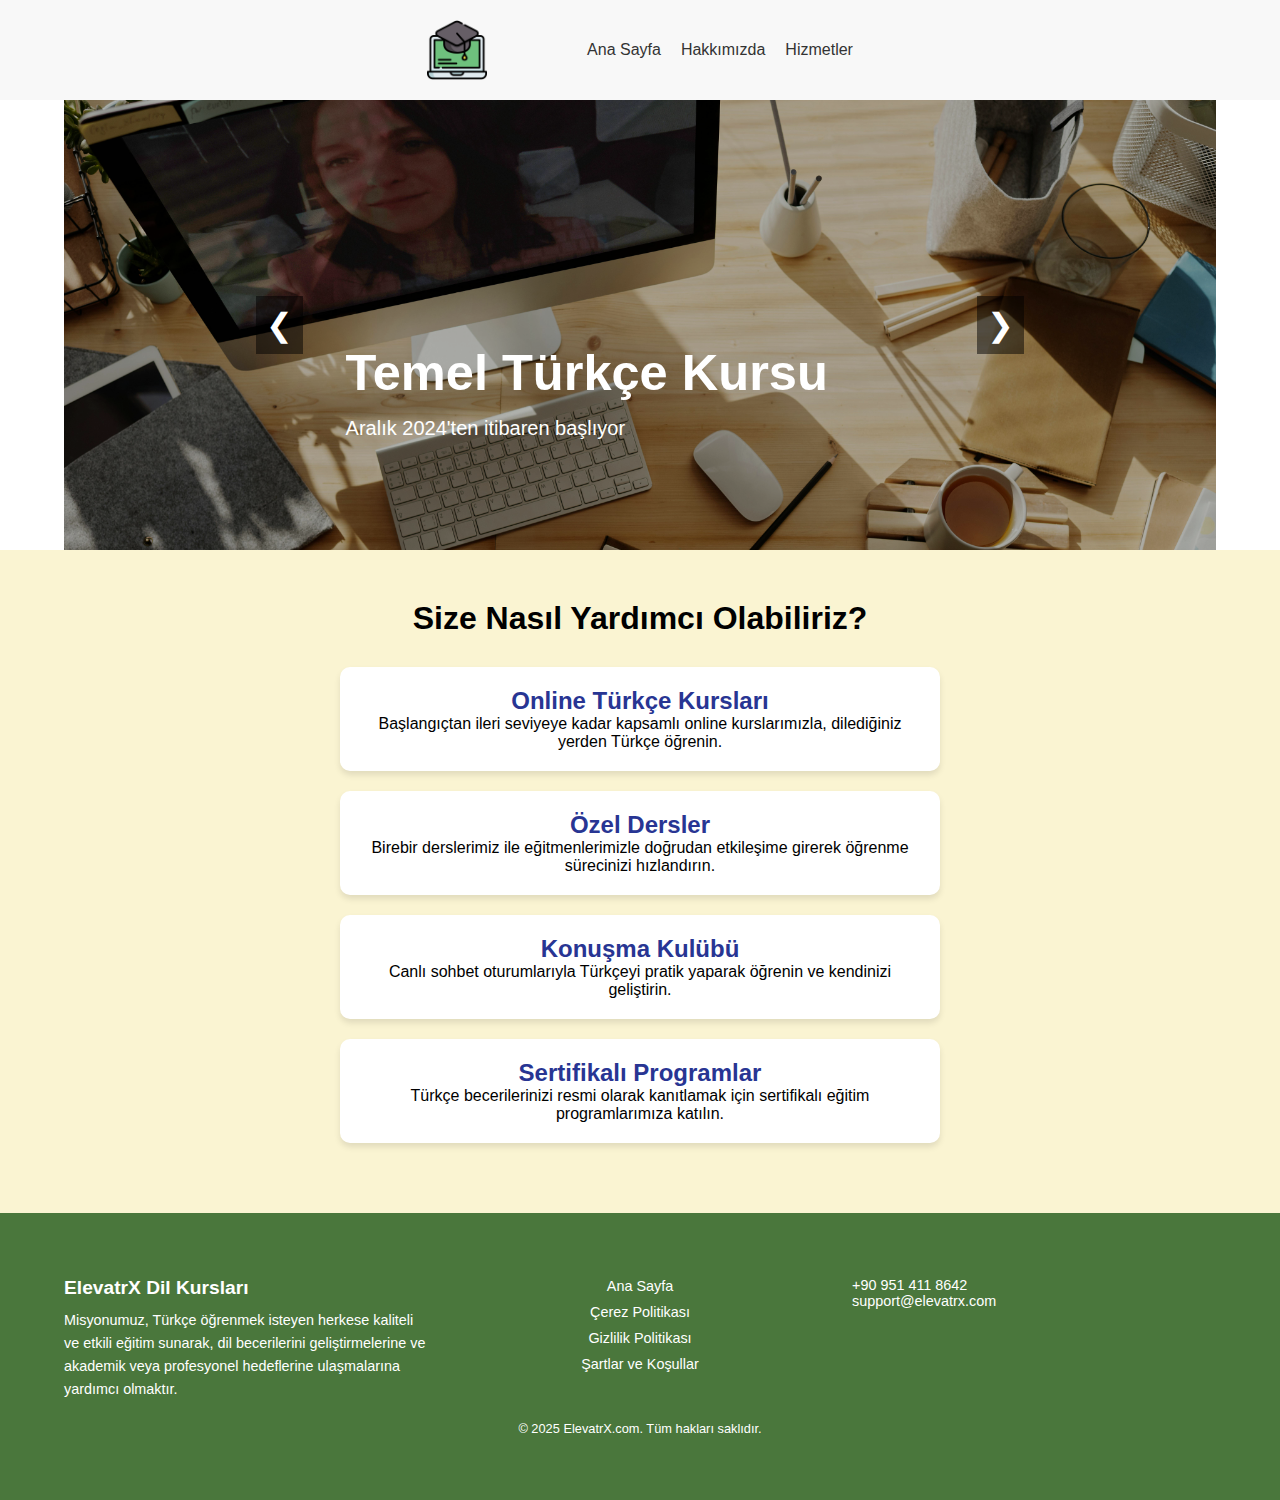
<file: services.html>
<!DOCTYPE html>
<html lang="tr">
  <head>
    <meta charset="UTF-8" />
    <meta name="viewport" content="width=device-width, initial-scale=1.0" />

    <meta
      name="description"
      content="ElevatrX – Hizmetlerimiz! Türkçe kursları, özel dersler, dil pratiği ve profesyonel eğitim danışmanlığı sunuyoruz."
    />
    <title>ElevatrX – Hizmetler | Türkçe Kursları ve Dil Eğitimi</title>

    <link rel="icon" type="image/png" href="./public/logo.png" />
    <link rel="stylesheet" href="./css/main.css" />
  </head>

  <body>
    <header class="header"></header>

    <main>
      <section class="hero">
        <div class="slider" id="slider">
          <div class="slide active">
            <img src="./images/hero-img1.jpg" alt="Temel Türkçe Kursu" />
            <div class="slide-content">
              <h2>Temel Türkçe Kursu</h2>
              <p>Aralık 2024'ten itibaren başlıyor</p>
            </div>
          </div>
          <div class="slide">
            <img src="./images/hero-img2.jpg" alt="Konuşma Pratiği Kursları" />
            <div class="slide-content">
              <h2>Konuşma Pratiği Kursları</h2>
              <p>Aralık 2024'ten itibaren başlıyor</p>
            </div>
          </div>
          <div class="slide">
            <img src="./images/hero-img3.jpg" alt="İleri Düzey Türkçe Kursu" />
            <div class="slide-content">
              <h2>İleri Düzey Türkçe Kursu</h2>
              <p>Kasım 2024'ten itibaren başlıyor</p>
            </div>
          </div>
        </div>
        <button class="prev-btn" onclick="prevSlide()">&#10094;</button>
        <button class="next-btn" onclick="nextSlide()">&#10095;</button>
      </section>
      <section class="services-section">
        <div class="container">
          <h2>Size Nasıl Yardımcı Olabiliriz?</h2>

          <div class="service-card">
            <h3>Online Türkçe Kursları</h3>
            <p>
              Başlangıçtan ileri seviyeye kadar kapsamlı online kurslarımızla,
              dilediğiniz yerden Türkçe öğrenin.
            </p>
          </div>

          <div class="service-card">
            <h3>Özel Dersler</h3>
            <p>
              Birebir derslerimiz ile eğitmenlerimizle doğrudan etkileşime
              girerek öğrenme sürecinizi hızlandırın.
            </p>
          </div>

          <div class="service-card">
            <h3>Konuşma Kulübü</h3>
            <p>
              Canlı sohbet oturumlarıyla Türkçeyi pratik yaparak öğrenin ve
              kendinizi geliştirin.
            </p>
          </div>

          <div class="service-card">
            <h3>Sertifikalı Programlar</h3>
            <p>
              Türkçe becerilerinizi resmi olarak kanıtlamak için sertifikalı
              eğitim programlarımıza katılın.
            </p>
          </div>
        </div>
      </section>
    </main>

    <footer class="footer section"></footer>

    <script src="./js/builder.js"></script>
    <script src="./js/slider.js"></script>
  </body>
</html>
</file>
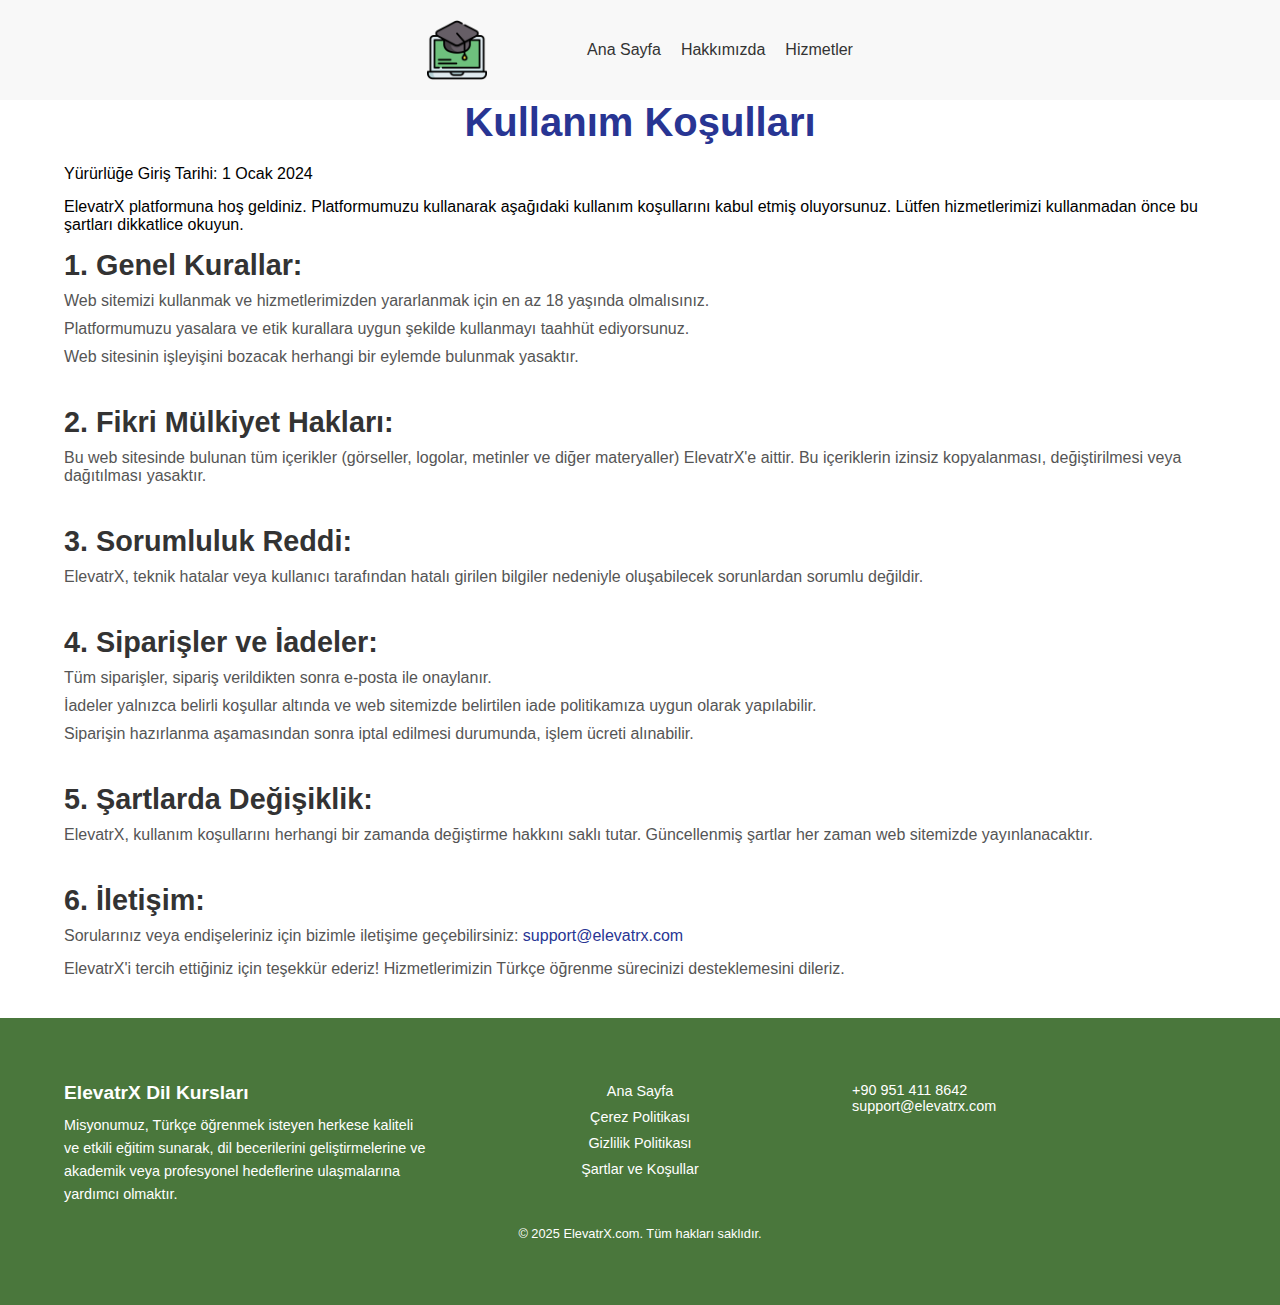
<file: terms.html>
<!DOCTYPE html>
<html lang="tr">
  <head>
    <meta charset="UTF-8" />
    <meta name="viewport" content="width=device-width, initial-scale=1.0" />

    <meta
      name="description"
      content="ElevatrX – Kullanım Koşulları. Web sitemizi nasıl kullanacağınızı öğrenin ve hizmetlerimiz hakkında detaylı bilgi edinin."
    />
    <title>ElevatrX – Kullanım Koşulları | Hizmet Şartları ve Kurallar</title>

    <link rel="icon" type="image/png" href="./public/logo.png" />
    <link rel="stylesheet" href="./css/main.css" />
  </head>

  <body>
    <header class="header"></header>

    <main class="padding">
      <div class="container">
        <section class="terms-page">
          <h1>Kullanım Koşulları</h1>
          <p>Yürürlüğe Giriş Tarihi: 1 Ocak 2024</p>

          <p>
            ElevatrX platformuna hoş geldiniz. Platformumuzu kullanarak
            aşağıdaki kullanım koşullarını kabul etmiş oluyorsunuz. Lütfen
            hizmetlerimizi kullanmadan önce bu şartları dikkatlice okuyun.
          </p>

          <div class="terms-section">
            <h2>1. Genel Kurallar:</h2>
            <ul>
              <li>
                Web sitemizi kullanmak ve hizmetlerimizden yararlanmak için en
                az 18 yaşında olmalısınız.
              </li>
              <li>
                Platformumuzu yasalara ve etik kurallara uygun şekilde
                kullanmayı taahhüt ediyorsunuz.
              </li>
              <li>
                Web sitesinin işleyişini bozacak herhangi bir eylemde bulunmak
                yasaktır.
              </li>
            </ul>
          </div>

          <div class="terms-section">
            <h2>2. Fikri Mülkiyet Hakları:</h2>
            <p>
              Bu web sitesinde bulunan tüm içerikler (görseller, logolar,
              metinler ve diğer materyaller) ElevatrX'e aittir. Bu içeriklerin
              izinsiz kopyalanması, değiştirilmesi veya dağıtılması yasaktır.
            </p>
          </div>

          <div class="terms-section">
            <h2>3. Sorumluluk Reddi:</h2>
            <p>
              ElevatrX, teknik hatalar veya kullanıcı tarafından hatalı girilen
              bilgiler nedeniyle oluşabilecek sorunlardan sorumlu değildir.
            </p>
          </div>

          <div class="terms-section">
            <h2>4. Siparişler ve İadeler:</h2>
            <ul>
              <li>
                Tüm siparişler, sipariş verildikten sonra e-posta ile onaylanır.
              </li>
              <li>
                İadeler yalnızca belirli koşullar altında ve web sitemizde
                belirtilen iade politikamıza uygun olarak yapılabilir.
              </li>
              <li>
                Siparişin hazırlanma aşamasından sonra iptal edilmesi durumunda,
                işlem ücreti alınabilir.
              </li>
            </ul>
          </div>

          <div class="terms-section">
            <h2>5. Şartlarda Değişiklik:</h2>
            <p>
              ElevatrX, kullanım koşullarını herhangi bir zamanda değiştirme
              hakkını saklı tutar. Güncellenmiş şartlar her zaman web sitemizde
              yayınlanacaktır.
            </p>
          </div>

          <div class="terms-section">
            <h2>6. İletişim:</h2>
            <p>
              Sorularınız veya endişeleriniz için bizimle iletişime
              geçebilirsiniz:
              <a href="mailto:support@elevatrx.com">support@elevatrx.com</a>
            </p>
            <p>
              ElevatrX'i tercih ettiğiniz için teşekkür ederiz! Hizmetlerimizin
              Türkçe öğrenme sürecinizi desteklemesini dileriz.
            </p>
          </div>
        </section>
      </div>
    </main>

    <footer class="footer section"></footer>

    <script src="./js/builder.js"></script>
  </body>
</html>
</file>
<file: css/main.css>
*,
::after,
::before {
  box-sizing: border-box;
}
html {
  scroll-behavior: smooth;
}
body {
  margin: 0;

  font-family: "Kanit", sans-serif;
  font-size: 16px;
  font-weight: 400;
}
h1,
h2,
h3,
h4,
h5,
h6,
p {
  margin: 0;
}

ul {
  margin: 0;
  padding: 0;
  list-style: none;
}

a {
  color: currentColor;
  text-decoration: none;
}

button {
  cursor: pointer;
}

img {
  display: block;
  max-width: 100%;
  height: auto;
}

.container {
  width: 100%;
  margin-left: auto;
  margin-right: auto;
  padding-right: clamp(20px, calc(10px + 5vw), 64px);
  padding-left: clamp(20px, calc(10px + 5vw), 64px);
  @media screen and (min-width: 1440px) {
    width: 1440px;
  }
}
.section {
  padding-top: clamp(20px, calc(10px + 5vw), 64px);
  padding-bottom: clamp(20px, calc(10px + 5vw), 64px);
}

/* HEADER */
.header {
  display: flex;
  align-items: center;
  justify-content: space-between;
  padding: 20px 0;
  background-color: #f8f8f8;
}

.nav-links {
  list-style: none;
  display: flex;
  align-items: center;
  justify-content: center;
  gap: 20px;
}

.nav-links a {
  text-decoration: none;
  color: #333;
  transition: color 0.3s linear;
  &:hover,
  &:focus {
    color: #619f50;
  }
}
.nav-links li:first-child {
  display: none;
  @media (min-width: 768px) {
    display: block;
    margin-right: 80px;
  }
}
.mobile-menu {
  position: fixed;
  top: 0;
  right: 0;
  width: 320px;
  height: 100%;
  background-color: var(--item-color);
  backdrop-filter: blur(5px);
  transform: translateX(100%);
  transition: transform var(--time-function);
  z-index: 9;
}
.mobile-menu.is-open {
  transform: translateX(0);
}
.mobile-menu-container {
  display: flex;
  flex-direction: column;
  gap: 30px;
  padding: 15px 20px 20px 20px;
  background-color: var(--secondary-bg-color);
}
.mobile-menu-head {
  display: flex;
  justify-content: space-between;
}
.mobile-menu-logo {
  font-family: var(--logo-family);
  font-size: 24px;
  font-weight: 700;
}
.menu-toggle {
  background-color: transparent;
  border: 0;
  padding: 0;
  line-height: 0;
}
.mobile-menu-list {
  display: flex;
  flex-direction: column;
  gap: 20px;
}
.mobile-menu-link {
  display: inline-block;
  padding: 20px 0;
  border-radius: 400px;

  color: var(--main-color);
  font-weight: 600;
  font-size: 20px;
  transition: all var(--time-function);
}
.mobile-menu-link:hover,
.mobile-menu-link:focus {
  text-decoration: underline;
}

/* HERO */
.hero {
  position: relative;
  overflow: hidden;
}

.slider {
  display: flex;
  transition: transform 0.5s ease-in-out;
}

.slide {
  min-width: 100%;
  height: 450px;
  object-fit: cover;
  display: none;
  position: relative;
}

.slide.active {
  display: block;
}

.slide img {
  width: 90%;
  max-width: 1440px;
  filter: brightness(70%);
  margin-right: auto;
  margin-left: auto;
  object-fit: cover;
  @media (max-width: 500px) {
    height: 350px;
  }
}

.slide-content {
  position: absolute;
  bottom: 20%;
  left: 27%;
  color: #fff;
}

.slide-content h2 {
  font-size: clamp(1.5rem, 2.768vw + 0.946rem, 3.438rem);
  line-height: clamp(2.025rem, 3.737vw + 1.278rem, 4.641rem);
  margin-bottom: 10px;
}

.slide-content p {
  font-size: 1.25rem;
  margin-bottom: 20px;
}

.btn {
  background-color: #66b366;
  color: #fff;
  padding: 10px 20px;
  text-decoration: none;
  border-radius: 5px;
}

.prev-btn,
.next-btn {
  position: absolute;
  top: 50%;
  transform: translateY(-50%);
  background: rgba(0, 0, 0, 0.5);
  color: #fff;
  border: none;
  font-size: 2rem;
  cursor: pointer;
  padding: 10px;
}

.prev-btn {
  left: 20%;
}

.next-btn {
  right: 20%;
}
/* ABOUT */
.about-us {
  background-color: #f8f8f8;
  text-align: left;
}
.about-header {
  background-image: url("../images/banner-about.webp");
  background-size: cover;
  background-position: center;
  padding: 60px 0;
  text-align: center;
}

.section-title {
  font-size: 2rem;
  text-align: center;
  color: #333;
  margin-bottom: 30px;
}

.about-heading {
  font-size: 1.5rem;
  color: #333;
  margin-top: 20px;
  font-weight: bold;
}

.about-us p {
  font-size: 1rem;
  line-height: 1.6;
  color: #555;
  margin-top: 10px;
}

.about-us p + p {
  margin-top: 15px;
}
/* COURSES */
.courses-container {
  display: grid;
  gap: 20px;
  @media (min-width: 768px) {
    grid-template-columns: 1fr 1fr;
  }
}

.course-card {
  display: flex;
  flex-direction: column;
  align-items: center;
  border: 0.5px solid #000000;
  border-radius: 8px;
  padding: 20px;
  box-shadow: 0 4px 8px rgba(0, 0, 0, 0.1);

  text-align: center;
  background-color: #fffcf4;
  transition: transform 0.3s;
}

.course-card:hover {
  transform: translateY(-10px);
}

.course-image {
  width: 50%;
  height: auto;
  margin-bottom: 15px;
  border-radius: 4px;
}

.course-title {
  font-size: 1.2rem;
  margin-bottom: 10px;
  color: #333;
}

.course-description {
  font-size: 0.95rem;
  color: #555;
  margin-bottom: 20px;
}

.course-button {
  display: inline-block;
  padding: 10px 20px;
  background-color: #66b366;
  color: #fff;
  text-decoration: none;
  border-radius: 5px;
  transition: background-color 0.3s;
}

.course-button:hover {
  background-color: #558a58;
}
/* INSRTUCTOR */
.instructor-section {
  display: flex;
  justify-content: center;
  align-items: center;
  background-color: #faf4d2; /* Світлий жовтий фон */
}

.instructor-content {
  display: flex;
  flex-direction: column;
  justify-content: space-between;
  align-items: center;
  gap: 40px;
  @media (min-width: 768px) {
    flex-direction: row;
  }
}
.instructor-image {
  width: 100%;
}
.instructor-image img {
  width: 100%;
  height: auto;
  border-radius: 15px;
  object-fit: cover;
}

.instructor-info {
  max-width: 100%;
}

.instructor-title {
  font-size: 1.8rem;
  margin-bottom: 15px;
  color: #333;
  font-weight: bold;
}

.instructor-text {
  font-size: 1rem;
  color: #555;
  margin-bottom: 20px;
}

.instructor-text a {
  color: #333;
  font-weight: bold;
  text-decoration: none;
}

.instructor-text a:hover {
  text-decoration: underline;
}

.instructor-button {
  display: inline-block;
  padding: 10px 20px;
  background-color: #66b366;
  color: #fff;
  text-decoration: none;
  border-radius: 5px;
  transition: background-color 0.3s;
}

.instructor-button:hover {
  background-color: #558a58;
}

.modal {
  position: fixed;
  top: 0;
  left: 0;
  width: 100%;
  height: 100%;
  background-color: rgba(0, 0, 0, 0.5);
  display: flex;
  align-items: center;
  justify-content: center;
  z-index: 1000;
}

.modal-content {
  background-color: #fff;
  padding: 20px;
  border-radius: 8px;
  text-align: center;
  width: 90%;
  max-width: 400px;
}

.close-button {
  background-color: #333;
  color: #fff;
  border: none;
  padding: 10px 20px;
  font-size: 1rem;
  border-radius: 4px;
  cursor: pointer;
  margin-top: 10px;
}

.close-button:hover {
  background-color: #555;
}

/* PRIVACY */
.privacy-policy {
  padding: 40px 0;
}

.privacy-policy h1 {
  font-size: 2.5rem;
  color: #283593;
  text-align: center;
  margin-bottom: 20px;
}

.privacy-policy p,
.privacy-policy ul li {
  font-size: 1rem;
  color: #555;
  line-height: 1.6;
}

.policy-section h2 {
  font-size: 1.8rem;
  color: #333;
  margin-top: 20px;
  margin-bottom: 10px;
}

.policy-section ul {
  list-style: disc;
  padding-left: 20px;
}

.policy-section a {
  color: #283593;
  text-decoration: none;
}

.policy-section a:hover {
  text-decoration: underline;
}
/* TERMS */
.terms-page h1 {
  font-size: 2.5rem;
  color: #283593;
  text-align: center;
  margin-bottom: 20px;
}

.terms-page p {
  font-size: 1rem;
  margin-bottom: 15px;
}

.terms-section {
  margin-bottom: 40px;
}

.terms-section h2 {
  font-size: 1.8rem;
  color: #333;
  margin-bottom: 10px;
}

.terms-section p {
  font-size: 1rem;
  color: #555;
}

.terms-section ul {
  list-style: none;
  padding-left: 0;
}

.terms-section ul li {
  font-size: 1rem;
  color: #555;
  margin-bottom: 10px;
}

.terms-section a {
  color: #283593;
  text-decoration: none;
}

.terms-section a:hover {
  text-decoration: underline;
}
/* ÇEREZ POLİTİKASI (TERMS) */
.other-section h1 {
  font-size: 2.5rem;
  color: #283593;
  text-align: center;
  margin-bottom: 20px;
}

.other-section p {
  font-size: 1rem;
  margin-bottom: 15px;
  color: #555;
}

.other-section h2 {
  font-size: 1.8rem;
  color: #333;
  margin-bottom: 10px;
}

.other-section ul {
  list-style: none;
  padding-left: 0;
}

.other-section ul li {
  font-size: 1rem;
  color: #555;
  margin-bottom: 10px;
}

.other-section a {
  color: #283593;
  text-decoration: none;
}

.other-section a:hover {
  text-decoration: underline;
}

/* FOOTER */
.footer {
  background-color: #4a773c; /* Зелений фон */
  color: #ffffff;
}

.footer-container {
  display: flex;
  flex-wrap: wrap;
  gap: 30px;
  justify-content: space-between;
}

.footer-about,
.footer-links,
.footer-contact {
  flex: 1;
  min-width: 200px;
}

.footer-about h3 {
  font-size: 1.2rem;
  margin-bottom: 10px;
}

.footer-about p {
  font-size: 0.9rem;
  line-height: 1.6;
}

.footer-links ul {
  list-style: none;
  padding: 0;
  margin: 0;
  display: flex;
  flex-direction: column;
  align-items: center;
}

.footer-links li {
  margin-bottom: 8px;
}

.footer-links a {
  color: #ffffff;
  text-decoration: none;
  font-size: 0.9rem;
}

.footer-links a:hover {
  text-decoration: underline;
}

.footer-contact .contact-info {
  font-size: 0.9rem;
  margin-bottom: 15px;
}

.footer-contact .social-icons a {
  display: inline-block;
  margin-right: 10px;
}

.footer-contact .social-icons img {
  width: 24px;
  height: 24px;
}

.footer-bottom {
  text-align: center;
  padding-top: 20px;
  font-size: 0.8rem;
  color: #ffffff;
}

.footer-bottom p {
  margin: 0;
}

.cookie-banner {
  position: fixed;
  display: none;
  bottom: 0;
  right: 0;
  background-color: rgb(41, 53, 41);
  color: white;
  text-align: center;
  padding: 15px;
  z-index: 2;
  height: 30%;
  width: 60%;
}
.cookie-banner p {
  font-size: clamp(1rem, 0.893vw + 0.821rem, 1.625rem);
  line-height: clamp(1.2rem, 1.071vw + 0.986rem, 1.95rem);
}
.cookie-banner.show {
  display: flex;
  flex-direction: column;
  align-items: center;
  justify-content: center;
  gap: 10px;
}

#accept-cookies {
  padding: 10px 20px;
  background-color: #66b366;
  color: #fff;
  text-decoration: none;
  border-radius: 5px;
  border: none;
  padding: 10px 20px;
  margin-left: 10px;
  cursor: pointer;
}

.courses-section {
  padding: 50px 20px;
  text-align: center;
}

.courses-section h2 {
  font-size: 2rem;
  margin-bottom: 30px;
}

.course-card {
  background: white;
  padding: 20px;
  margin: 20px auto;
  max-width: 600px;
  box-shadow: 0px 4px 6px rgba(0, 0, 0, 0.1);
  border-radius: 10px;
}

.course-card h3 {
  font-size: 1.5rem;
  color: #283593;
}

.course-card p {
  font-size: 1rem;
}

.btn {
  display: inline-block;
  margin-top: 10px;
  padding: 10px 20px;
  background: #1e88e5;
  color: white;
  text-decoration: none;
  border-radius: 5px;
}

.btn:hover {
  background: #1565c0;
}

/* Sıkça Sorulan Sorular */
.faq-section {
  background-color: #faf4d2;
  padding: 50px 20px;
  text-align: center;
}

.faq-section h2 {
  font-size: 2rem;
  margin-bottom: 30px;
}

.faq {
  background: white;
  padding: 15px;
  margin: 15px auto;
  max-width: 600px;
  box-shadow: 0px 4px 6px rgba(0, 0, 0, 0.1);
  border-radius: 10px;
}

.faq h3 {
  font-size: 1.2rem;
  color: #283593;
}

.services-section {
  background-color: #faf4d2;
  padding: 50px 20px;
  text-align: center;
}

.services-section h2 {
  font-size: 2rem;
  margin-bottom: 30px;
}

.service-card {
  background: white;
  padding: 20px;
  margin: 20px auto;
  max-width: 600px;
  box-shadow: 0px 4px 6px rgba(0, 0, 0, 0.1);
  border-radius: 10px;
}

.service-card h3 {
  font-size: 1.5rem;
  color: #283593;
}

.service-card p {
  font-size: 1rem;
}

.btn {
  display: inline-block;
  margin-top: 10px;
  padding: 10px 20px;
  background: #1e88e5;
  color: white;
  text-decoration: none;
  border-radius: 5px;
}

.btn:hover {
  background: #1565c0;
}

.courses-container {
  display: grid;
  gap: 40px;
  justify-items: center;
  align-items: center;
  @media (min-width: 768px) {
    grid-template-columns: 1fr 1fr;
  }
}
.course-img {
  width: 100%;
  height: 450px;
  object-fit: cover;
}

.success-stories {
  width: 100%;
  padding: 50px 0;
  text-align: center;
  overflow: hidden;
}
.success-stories h2 {
  font-size: 2.8rem;
  color: #333;
  margin-bottom: 15px;
}
.success-stories p {
  font-size: 1.4rem;
  color: #666;
  margin-bottom: 40px;
}
.story-slider {
  display: flex;
  gap: 20px;
  overflow-x: auto;
  scroll-snap-type: x mandatory;
  padding-bottom: 10px;
  scrollbar-width: thin;
  scrollbar-color: #66b366 #ccc;
}
/* Прокрутка для Chrome, Edge, Safari */
.story-slider::-webkit-scrollbar {
  height: 8px;
}
.story-slider::-webkit-scrollbar-track {
  background: #ccc;
  border-radius: 4px;
}
.story-slider::-webkit-scrollbar-thumb {
  background-color: #66b366;
  border-radius: 4px;
}
.story-card {
  flex: 0 0 30%;
  min-width: 30%;
  max-width: 30%;
  background: white;
  border-radius: 12px;
  box-shadow: 0 3px 6px rgba(0, 0, 0, 0.15);
  padding: 20px;
  scroll-snap-align: center;
}
.story-content {
  display: flex;
  flex-direction: column;
  align-items: center;
  gap: 15px;
  @media (min-width: 1440px) {
    flex-direction: row;
  }
}
.story-content img {
  width: 80px;
  height: 80px;
  border-radius: 50%;
  object-fit: cover;
  border: 3px solid #66b366;
}
.story-text {
  text-align: left;
}
.story-text p {
  font-size: 1.2rem;
  font-style: italic;
  margin-bottom: 5px;
}
.story-text h4 {
  font-size: 1.3rem;
  font-weight: bold;
  color: #66b366;
}
/* Мобільна адаптація */
@media screen and (max-width: 900px) {
  .story-slider {
    flex-direction: row;
    overflow-x: scroll;
    scroll-snap-type: x mandatory;
    gap: 10px;
  }
  .story-card {
    width: 80%;
    min-width: 80%;
    max-width: 80%;
  }
}

.interactive-lessons {
  width: 100%;
  max-width: 1400px;
  margin: 0 auto;
  background: #a4d3a4;
  border-radius: 12px;
  box-shadow: 0 5px 10px rgba(0, 0, 0, 0.1);
}

.container-les {
  display: flex;
  align-items: center;
  justify-content: space-between;
  gap: 40px;
}

.lesson-content {
  flex: 1;
  text-align: left;
}

.lesson-content h2 {
  font-size: 2.8rem;
  color: #121212;
  margin-bottom: 15px;
}

.lesson-content p {
  font-size: 1.4rem;
  color: #3c3c3c;
  margin-bottom: 20px;
}

.lesson-content ul {
  list-style: none;
  padding: 0;
}

.lesson-content ul li {
  font-size: 1.2rem;
  color: #2d2c2c;
  margin-bottom: 10px;
  display: flex;
  align-items: center;
}

.lesson-content ul li::before {
  content: "✔️";
  margin-right: 10px;
  color: #00ff59;
  font-size: 1.3rem;
}

.lesson-image {
  flex: 1;
  display: flex;
  justify-content: center;
}

.lesson-image img {
  width: 100%;
  max-width: 500px;
  border-radius: 10px;
  box-shadow: 0 4px 8px rgba(0, 0, 0, 0.15);
}

/* Адаптація для мобільних пристроїв */
@media screen and (max-width: 900px) {
  .container {
    flex-direction: column;
    text-align: center;
  }

  .lesson-image img {
    max-width: 100%;
  }
}

.certification-program {
  width: 100%;
  max-width: 1400px;
  margin: 0 auto;
  background: #faf4d2;
  border-radius: 12px;
  box-shadow: 0 5px 10px rgba(0, 0, 0, 0.1);
}

.container-certification {
  display: flex;
  align-items: center;
  justify-content: space-between;
  gap: 40px;
}

.certification-content {
  flex: 1;
  text-align: left;
}

.certification-content h2 {
  font-size: 2.8rem;
  color: #333;
  margin-bottom: 15px;
}

.certification-content p {
  font-size: 1.4rem;
  color: #666;
  margin-bottom: 20px;
}

.certification-content ul {
  list-style: none;
  padding: 0;
}

.certification-content ul li {
  font-size: 1.2rem;
  color: #444;
  margin-bottom: 10px;
  display: flex;
  align-items: center;
}

.certification-content ul li::before {
  content: "✔️";
  margin-right: 10px;
  color: #ff9800;
  font-size: 1.3rem;
}

.certification-image {
  flex: 1;
  display: flex;
  justify-content: center;
}

.certification-image img {
  width: 100%;
  max-width: 500px;
  border-radius: 10px;
  box-shadow: 0 4px 8px rgba(0, 0, 0, 0.15);
}

.btn {
  display: inline-block;
  padding: 12px 24px;
  margin-top: 20px;
  background: #ff9800;
  color: #fff;
  font-size: 1.2rem;
  font-weight: bold;
  border-radius: 6px;
  text-decoration: none;
  transition: background 0.3s;
}

.btn:hover {
  background: #e68900;
}

/* Адаптація для мобільних пристроїв */
@media screen and (max-width: 900px) {
  .container {
    flex-direction: column;
    text-align: center;
  }

  .certification-image img {
    max-width: 100%;
  }
}

.workshop-header {
  margin-bottom: 40px;
}
.workshop-header h2 {
  font-size: 2.8rem;
  color: #333;
  margin-bottom: 10px;
}
.workshop-header p {
  font-size: 1.4rem;
  color: #666;
}
.workshop-grid {
  display: grid;
  grid-template-columns: repeat(auto-fit, minmax(300px, 1fr));
  gap: 30px;
}
.workshop-item {
  background-color: #a0e8b8;
  padding: 20px;
  border-radius: 10px;
  box-shadow: 0 5px 15px rgba(0, 0, 0, 0.1);
}
.workshop-item img {
  width: 100%;
  height: 200px;
  object-fit: cover;
  border-radius: 8px;
  margin-bottom: 15px;
}
.workshop-item h3 {
  font-size: 1.8rem;
  color: #142d1d;
  margin-bottom: 10px;
}
.workshop-item p {
  font-size: 1.2rem;
  color: #444;
}

.mobile-learning h2 {
  text-align: center;
  font-size: 2rem;
  color: #212121;
  margin-bottom: 15px;
}

.mobile-learning p {
  font-size: 1.2rem;
  color: #757575;
  max-width: 600px;
  margin: 0 auto 30px;
}

.mobile-learning img {
  width: 70%;
  height: 450px;
  object-fit: cover;
  margin: 0 auto;
  border-radius: 10px;
  box-shadow: 0 5px 15px rgba(0, 0, 0, 0.1);
}

.private-lesson {
  text-align: center;
}
.private-lesson h2 {
  font-size: 2rem;
  color: #212121;
  margin-bottom: 15px;
}
.private-lesson p {
  font-size: 1.2rem;
  color: #757575;
  max-width: 600px;
  margin: 0 auto 30px;
}
.private-lesson img {
  width: 70%;
  height: 450px;
  object-fit: cover;
  margin: 0 auto;
  border-radius: 10px;
  box-shadow: 0 5px 15px rgba(0, 0, 0, 0.1);
}

.advanced-service-section {
  background: linear-gradient(to bottom, #fff5d7, #ffebaf);
}
.advanced-service-section h2 {
  text-align: center;
  font-size: 2rem;
  color: #212121;
  margin-bottom: 15px;
}
.advanced-service-container {
  display: grid;
  grid-template-columns: repeat(auto-fit, minmax(250px, 1fr));
  gap: 20px;
  max-width: 900px;
  margin: 0 auto;
}

.advanced-service-box {
  background: #ffffff;
  padding: 20px;
  border-radius: 12px;
  box-shadow: 0 6px 12px rgba(0, 0, 0, 0.15);
  text-align: left;
  display: flex;
  align-items: center;
  gap: 15px;
}

.advanced-service-icon {
  width: 50px;
  height: 50px;
}

.advanced-service-text h3 {
  color: #2e2e72;
  font-size: 1.2rem;
  margin-bottom: 5px;
}

.advanced-service-text p {
  color: #555;
  font-size: 1rem;
}


.beginner-container {
  display: flex;
  align-items: center;
  justify-content: center;
  gap: 20px;
  max-width: 900px;
  margin: 0 auto;
  text-align: left;
}

.beginner-text {
  max-width: 450px;
}

.beginner-text h2 {
  color: #006064;
  font-size: 1.8rem;
  margin-bottom: 10px;
}

.beginner-text p {
  color: #004d40;
  font-size: 1rem;
  line-height: 1.6;
}

.beginner-image {
  width: 250px;
  border-radius: 12px;
  box-shadow: 0 6px 12px rgba(0, 0, 0, 0.15);
}
</file>
